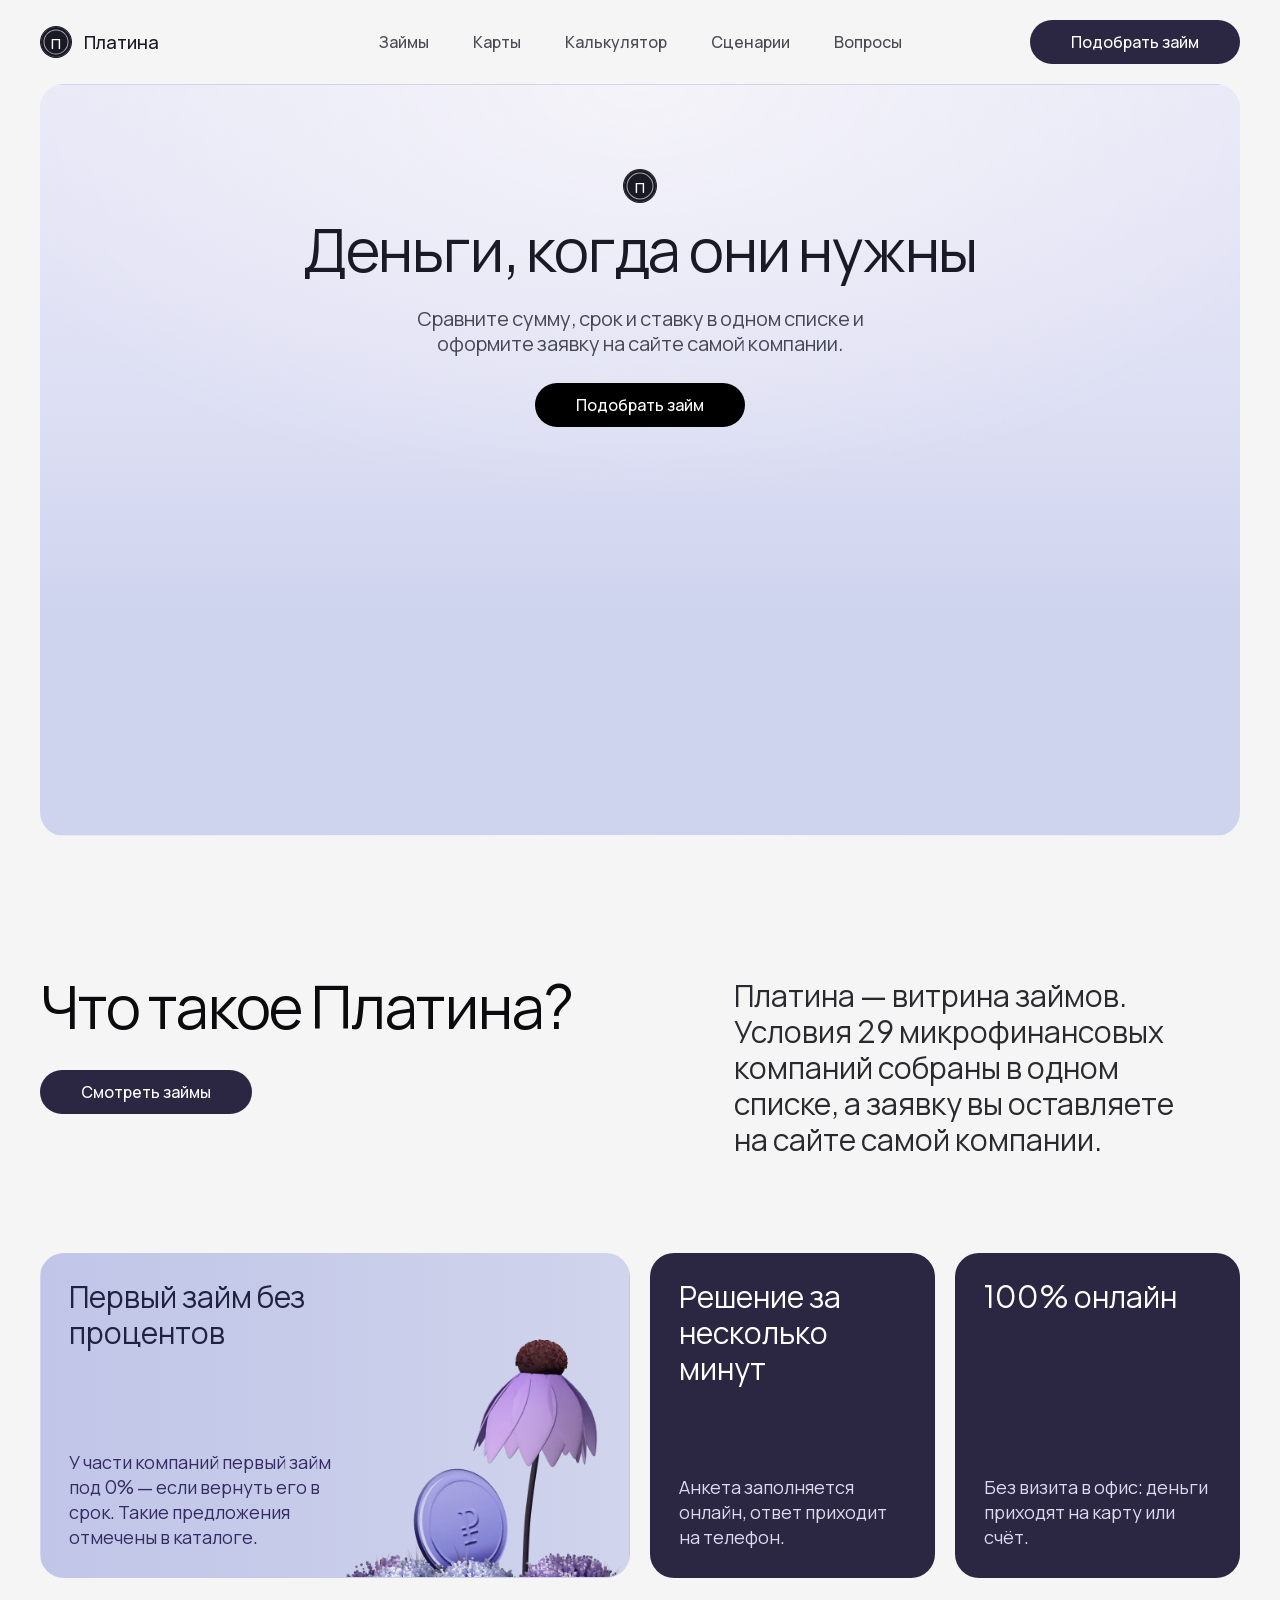
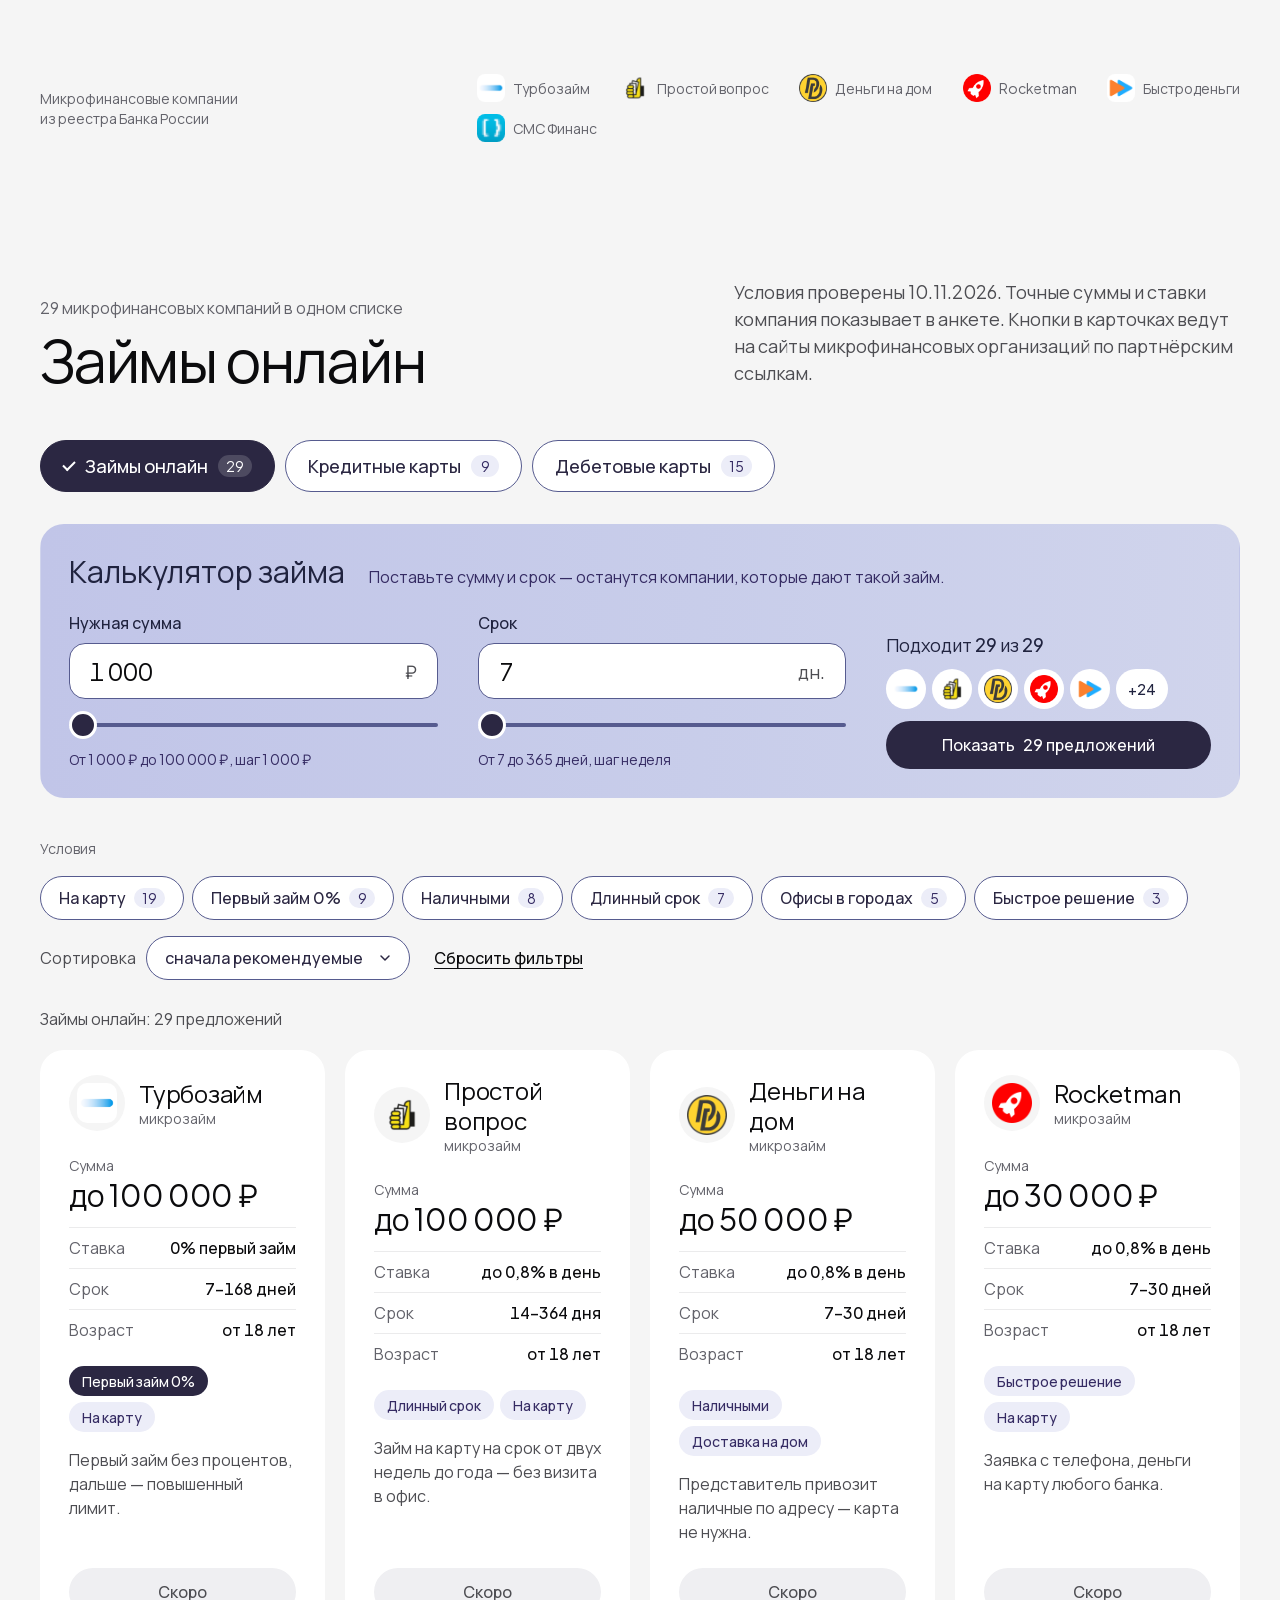
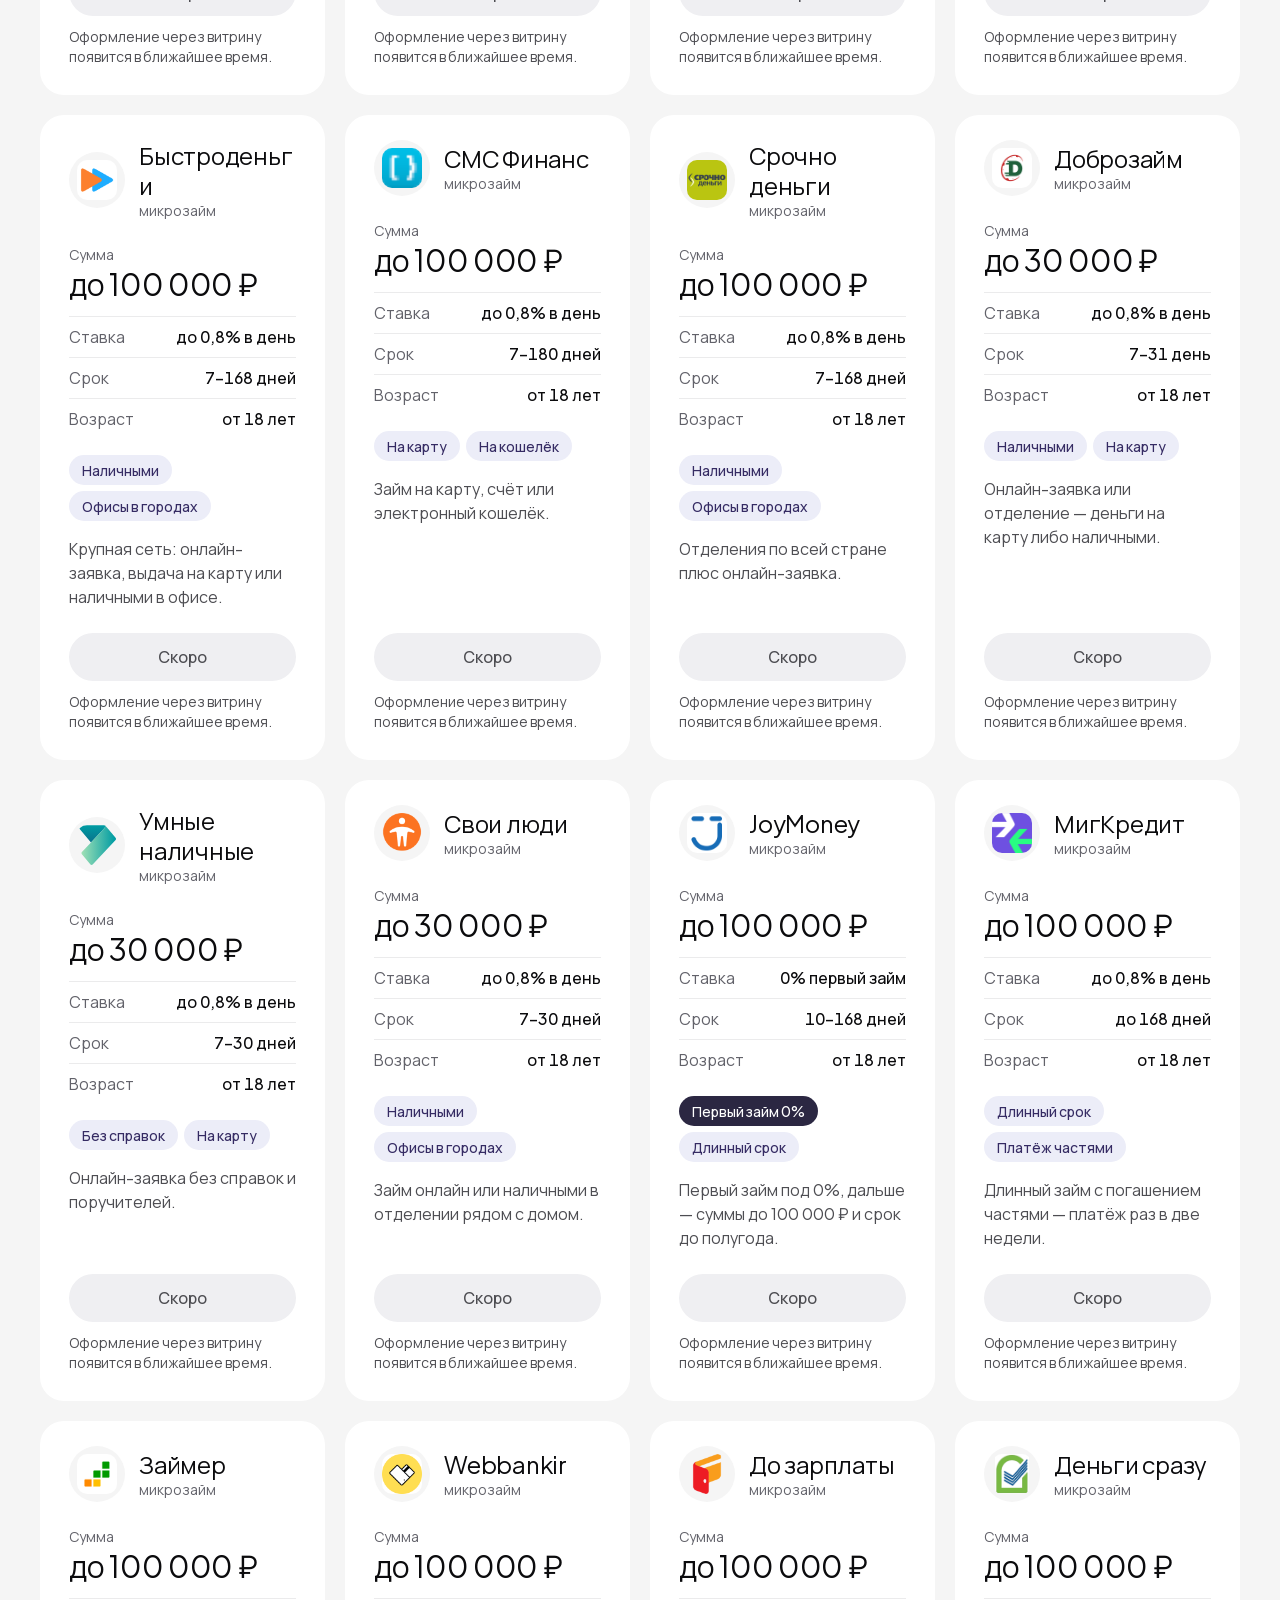
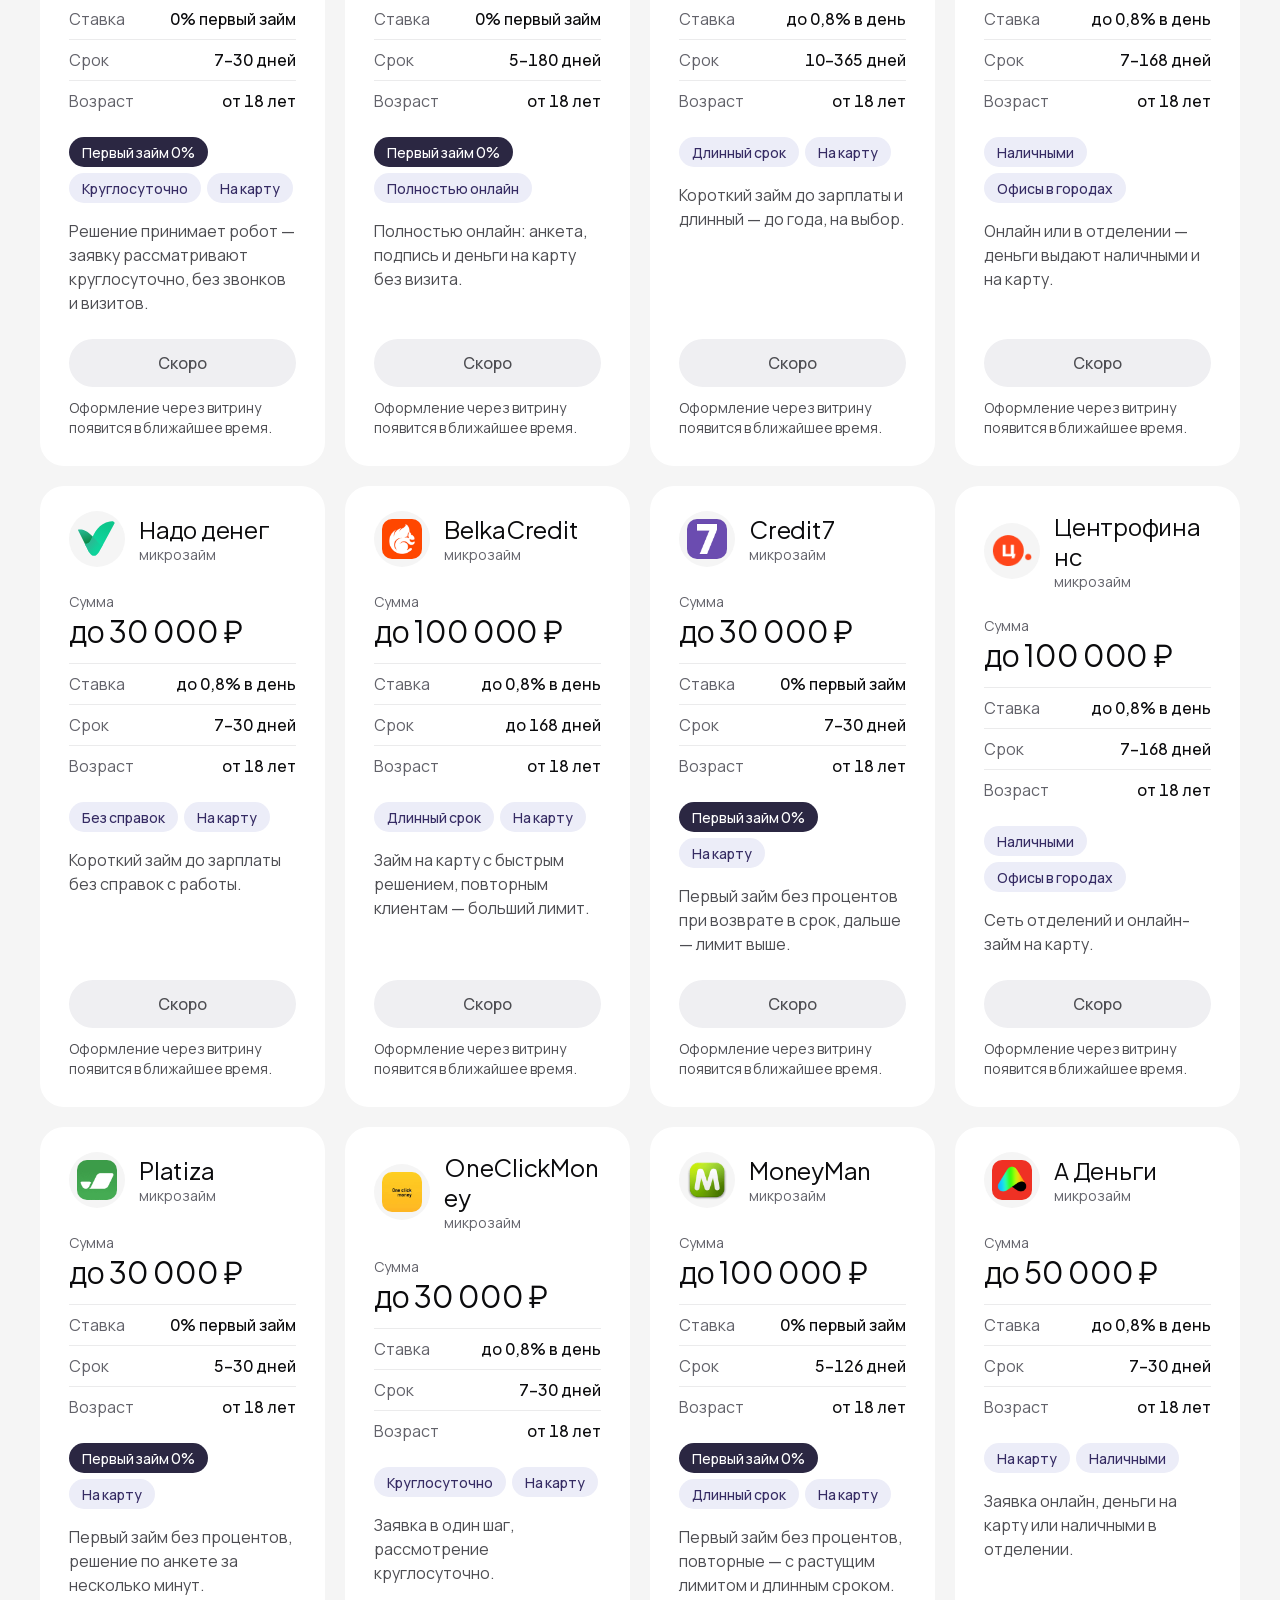
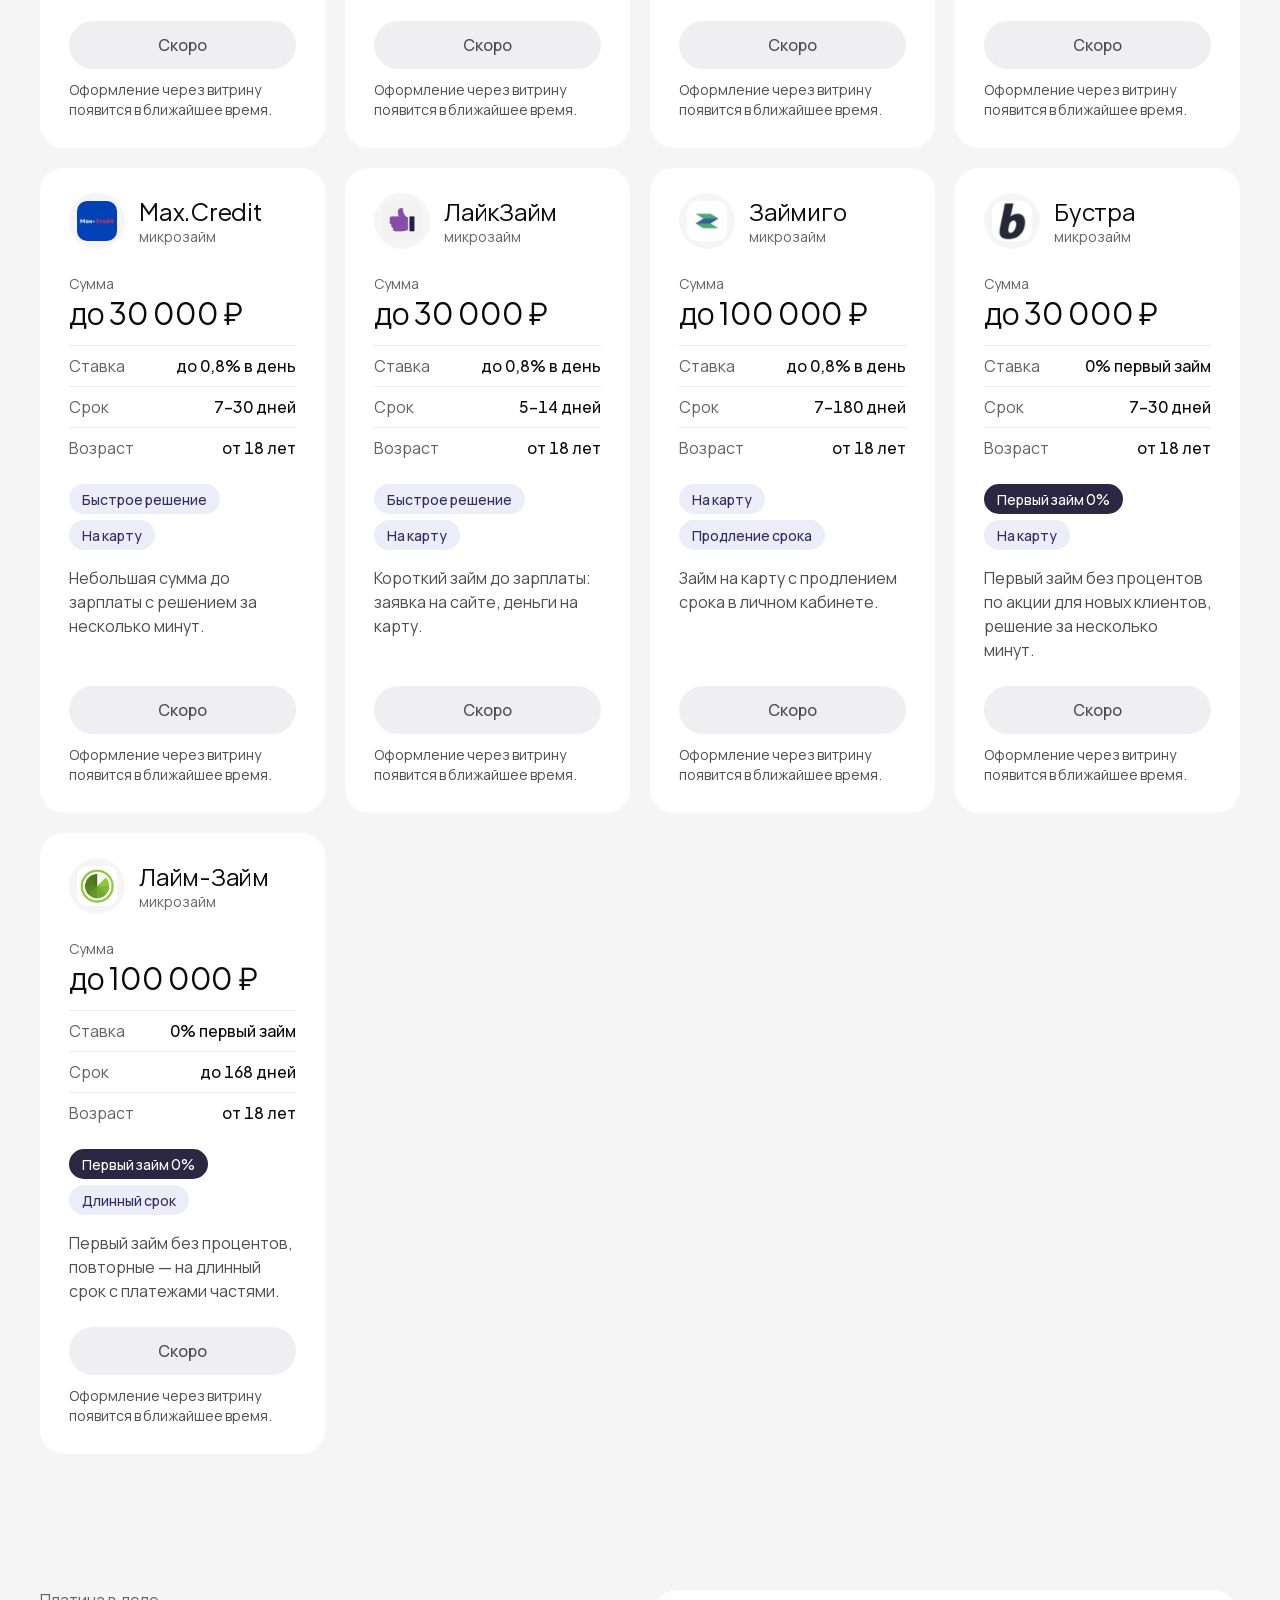
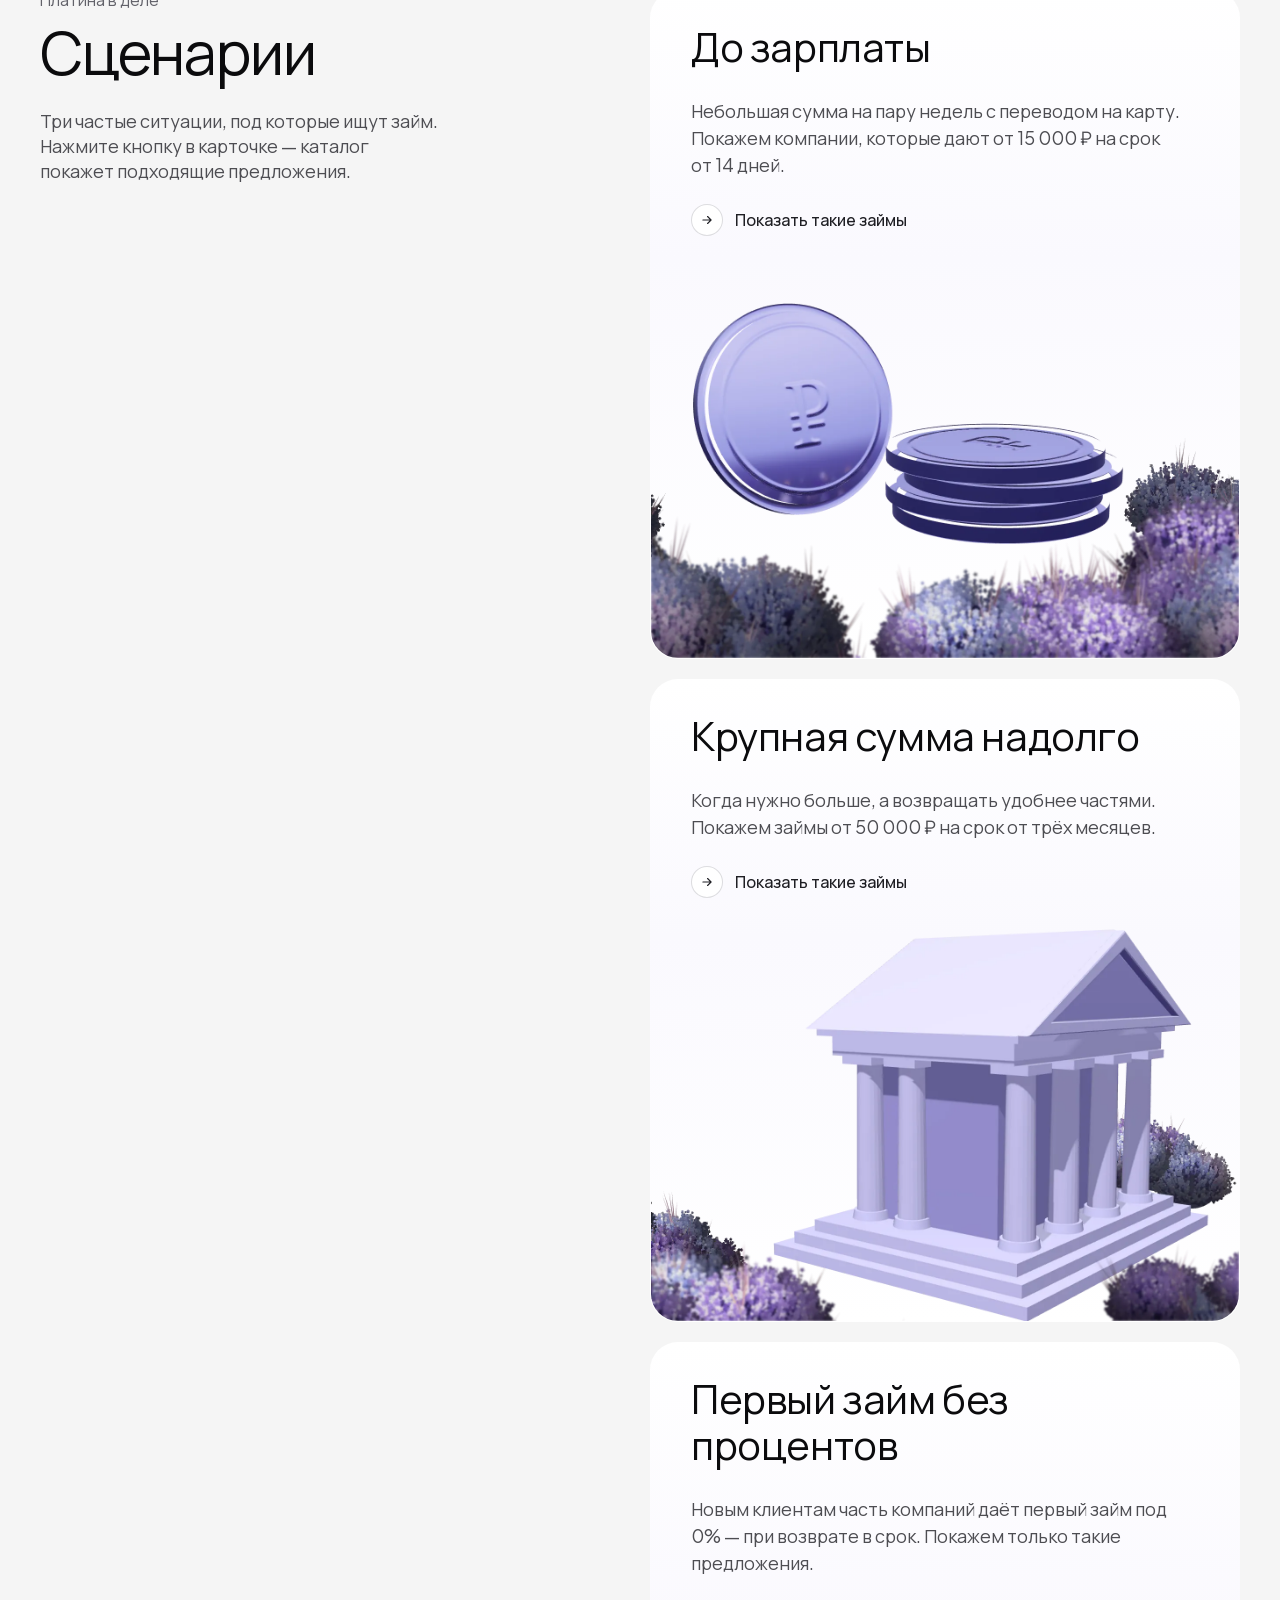
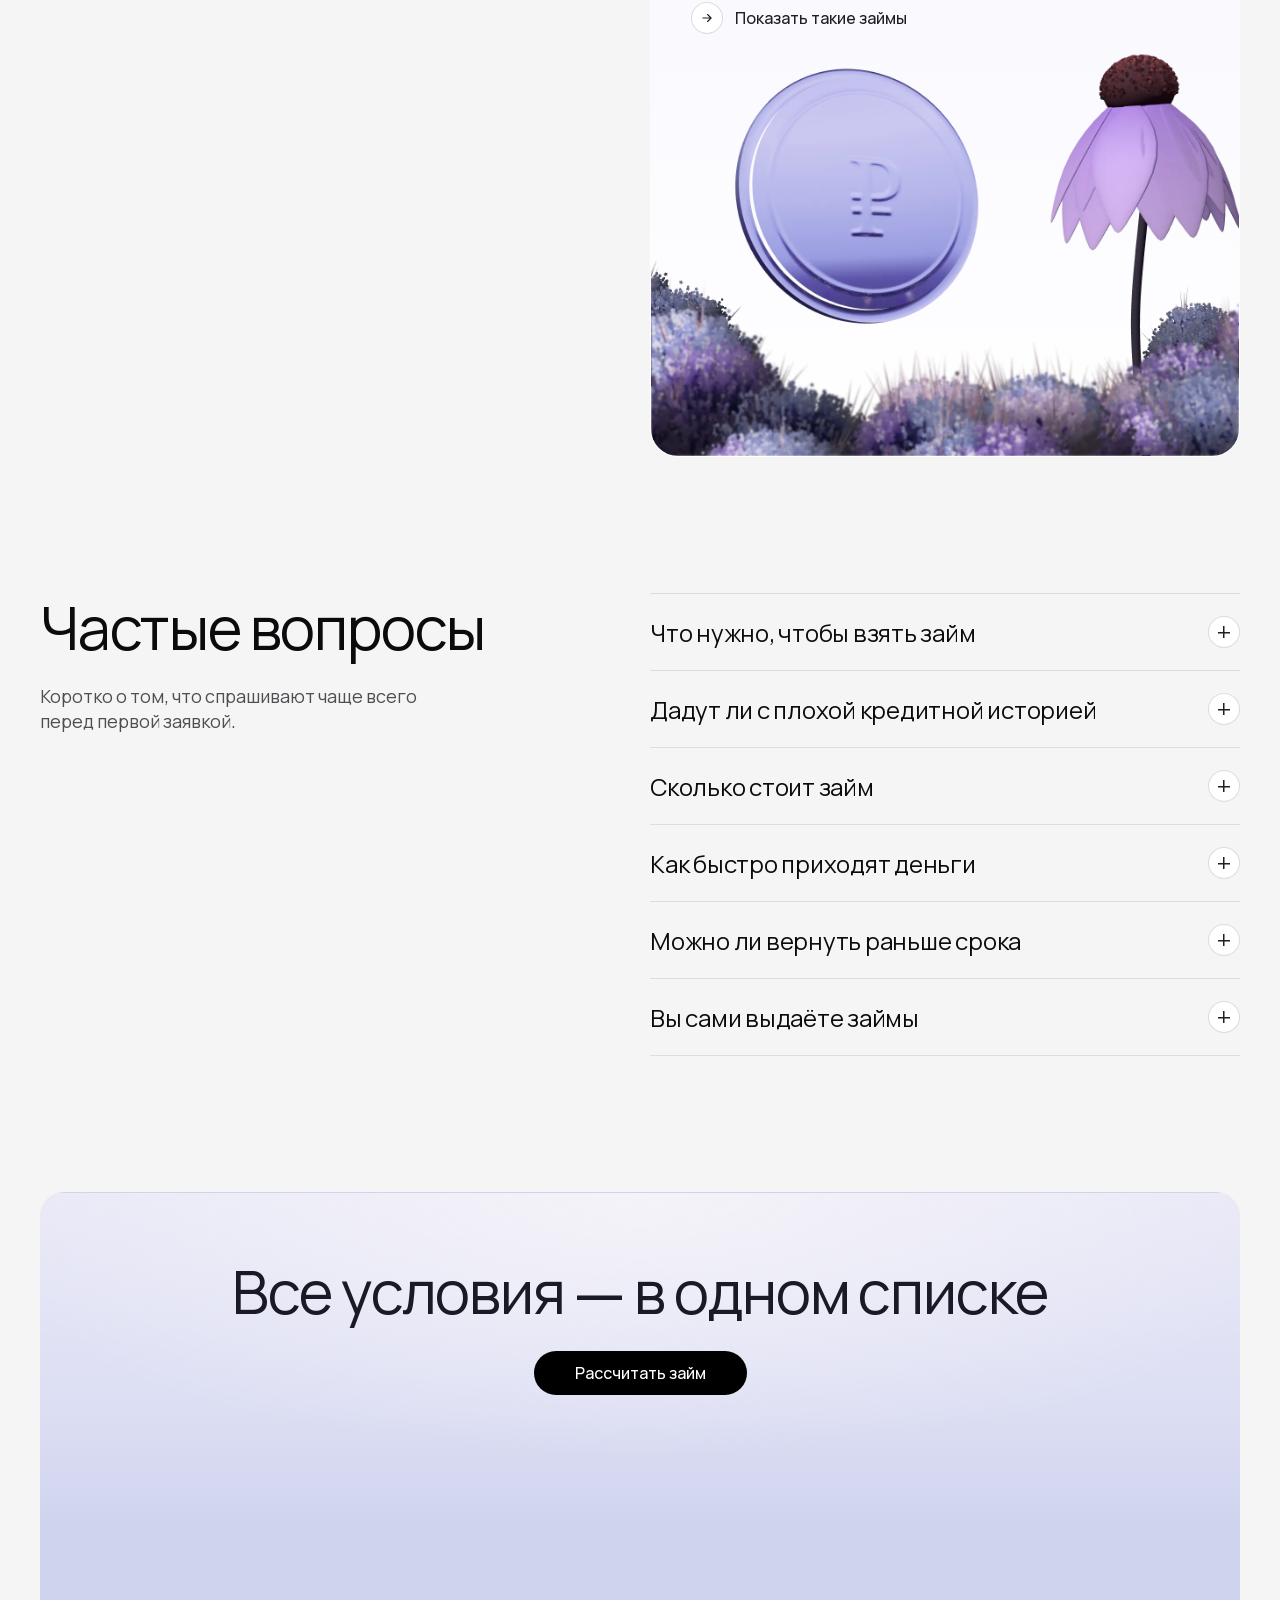
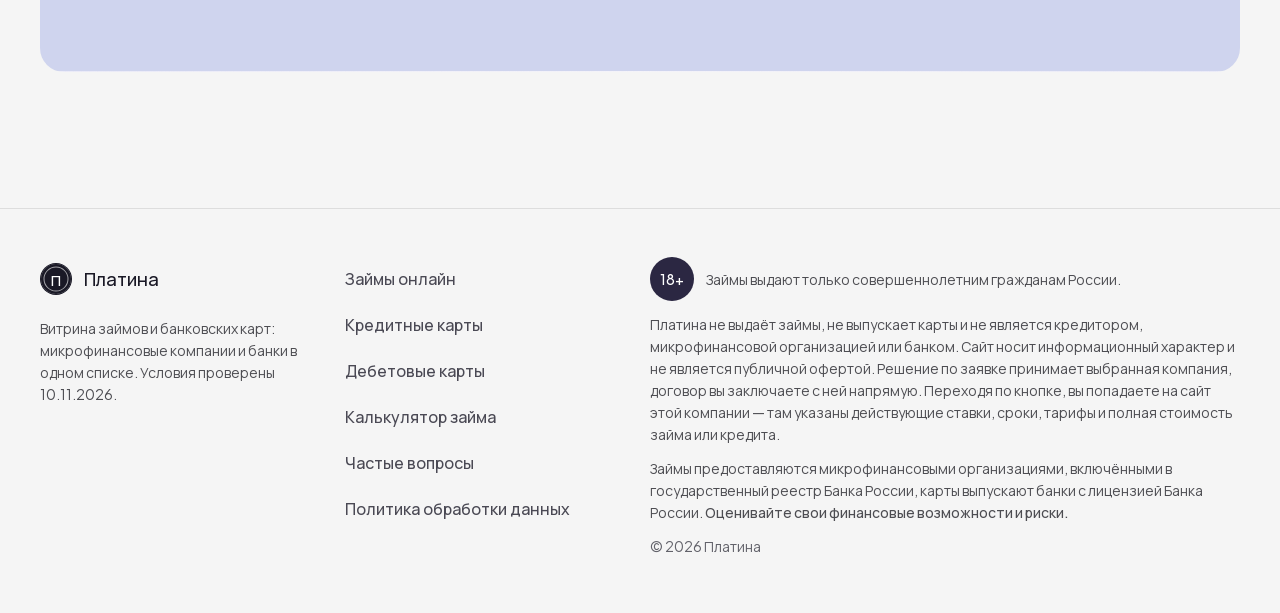
<file: index.html>
<!DOCTYPE html>
<html lang="ru">
<head>
<meta charset="utf-8">
<meta name="robots" content="noindex, nofollow">
<meta name="viewport" content="width=device-width, initial-scale=1">
<title>Платина — займы онлайн: 29 МФО и банковские карты в одном списке</title>
<meta name="description" content="Платина — витрина микрозаймов и банковских карт: 29 микрофинансовых компаний, кредитные и дебетовые карты банков в одном списке, суммы до 100 000 ₽, первый займ под 0% у части МФО. Сравните условия и отправьте заявку на сайте компании.">
<meta name="theme-color" content="#F5F5F5">
<meta name="color-scheme" content="light">
<link rel="icon" href="favicon.svg" type="image/svg+xml">
<link rel="preload" href="fonts/plus-jakarta-sans-latin.woff2" as="font" type="font/woff2" crossorigin>
<link rel="preload" href="fonts/manrope-400-cyrillic.woff2" as="font" type="font/woff2" crossorigin>
<link rel="stylesheet" href="fonts/fonts.css?v=20261117185948">
<link rel="stylesheet" href="css/style.css?v=20261117185948">
<meta property="og:type" content="website">
<meta property="og:title" content="Платина — займы на карту">
<meta property="og:description" content="29 микрофинансовых компаний, кредитные и дебетовые карты банков в одном списке: сравните условия и оформите заявку на сайте компании.">
<meta property="og:image" content="https://daviddavidso.github.io/platina/img/og.jpg">
<meta name="twitter:card" content="summary_large_image">
</head>
<body>

<a class="skip-link" href="#main">Перейти к содержимому</a>

<!-- Иконки интерфейса — Tabler Icons (MIT). -->
<svg width="0" height="0" class="sprite" aria-hidden="true" focusable="false">
  <symbol id="i-arrow" viewBox="0 0 24 24"><path d="M5 12h14M13 6l6 6-6 6"/></symbol>
  <symbol id="i-ext" viewBox="0 0 24 24"><path d="M17 7 7 17M8 7h9v9"/></symbol>
  <symbol id="i-menu" viewBox="0 0 24 24"><path d="M4 7h16M4 12h16M4 17h16"/></symbol>
</svg>

<header class="head">
  <div class="wrap head__in">
    <a class="brand" href="index.html" aria-label="Платина — на главную">
      <span class="coin" aria-hidden="true" data-brand-initial>П</span>
      <span class="brand__word" data-brand>Платина</span>
    </a>

    <nav class="nav" aria-label="Основное меню" data-open="false">
      <button class="nav__toggle" type="button" id="nav-toggle" aria-expanded="false" aria-controls="nav-list">
        <svg class="ico" aria-hidden="true" focusable="false"><use href="#i-menu"/></svg>Меню
      </button>
      <ul class="nav__list" id="nav-list">
        <li><a href="#catalog">Займы</a></li>
        <li><a href="#credit">Карты</a></li>
        <li><a href="#picker">Калькулятор</a></li>
        <li><a href="#cases">Сценарии</a></li>
        <li><a href="#faq">Вопросы</a></li>
        <li class="nav__cta"><a class="btn" href="#catalog">Подобрать займ</a></li>
      </ul>
    </nav>

    <a class="btn head__cta" href="#catalog">Подобрать займ</a>
  </div>
</header>

<main id="main" tabindex="-1">

  <!-- ═══ первый экран ═══
       Картинка — украшение: alt пустой, мышь проходит сквозь неё. Текст стоит
       в потоке над ней, блок растёт вместе с текстом и картинку не накрывает. -->
  <section class="hero" aria-labelledby="hero-title">
    <div class="wrap">
      <div class="hero__box">
        <div class="hero__text">
          <span class="coin" aria-hidden="true" data-brand-initial>П</span>
          <h1 id="hero-title">Деньги, когда они нужны</h1>
          <p class="hero__sub" data-lead>Сравните сумму, срок и ставку в одном списке и оформите заявку на сайте самой компании.</p>
          <a class="btn btn--black" href="#catalog">Подобрать займ</a>
        </div>
        <picture class="hero__art">
          <source media="(max-width: 767px)" srcset="img/hero-m.webp" width="1170" height="1125">
          <img src="img/hero-1360.webp" srcset="img/hero-1360.webp 1360w, img/hero.webp 2720w" sizes="(min-width: 1440px) 1360px, 100vw"
               alt="" width="1360" height="752" fetchpriority="high" decoding="async">
        </picture>
      </div>
    </div>
  </section>

  <!-- ═══ что это ═══ -->
  <section class="section about" aria-labelledby="about-title">
    <div class="wrap">
      <div class="sec-head" data-reveal>
        <div>
          <h2 id="about-title">Что такое <span data-brand>Платина</span>?</h2>
          <a class="btn" href="#catalog">Смотреть займы</a>
        </div>
        <p class="lead"><span data-brand>Платина</span> — витрина займов. Условия <span data-total>29</span> микрофинансовых компаний собраны в одном списке, а заявку вы оставляете на сайте самой компании.</p>
      </div>

      <ul class="bento" role="list">
        <li class="tile tile--lav" data-reveal>
          <h3>Первый займ без процентов</h3>
          <p>У части компаний первый займ под 0% — если вернуть его в срок. Такие предложения отмечены в каталоге.</p>
          <img class="tile__art" src="img/flower.webp" alt="" width="720" height="700" loading="lazy" decoding="async">
        </li>
        <li class="tile tile--navy" data-reveal>
          <h3>Решение за несколько минут</h3>
          <p>Анкета заполняется онлайн, ответ приходит на телефон.</p>
        </li>
        <li class="tile tile--navy" data-reveal>
          <h3>100% онлайн</h3>
          <p>Без визита в офис: деньги приходят на карту или счёт.</p>
        </li>
      </ul>
    </div>
  </section>

  <!-- ═══ компании ═══
       Список статичный и без ссылок: те же компании есть в каталоге ниже. -->
  <div class="partners" id="partners" hidden>
    <div class="wrap partners__in" data-reveal>
      <p class="partners__cap" id="partners-cap">Микрофинансовые компании из реестра Банка России</p>
      <ul class="partners__list" id="partners-list" role="list" aria-labelledby="partners-cap"></ul>
    </div>
  </div>

  <!-- ═══ каталог ═══ -->
  <section class="section catalog" id="catalog" tabindex="-1" aria-labelledby="catalog-title">
    <div class="wrap">
      <div class="sec-head sec-head--end" data-reveal>
        <div>
          <p class="eyebrow" data-tagline>29 микрофинансовых компаний в одном списке</p>
          <h2 id="catalog-title" tabindex="-1">Займы онлайн</h2>
        </div>
        <p class="sec-note">Условия проверены <span data-updated>10.11.2026</span>. <span id="catalog-note">Точные суммы и ставки компания показывает в анкете. Кнопки в карточках ведут на сайты микрофинансовых организаций по партнёрским ссылкам.</span></p>
      </div>

      <!-- Разделы каталога: займы, кредитные и дебетовые карты. Радиокнопки
           рисует js/app.js по CATEGORIES из data.js (раздел без карточек не
           показывается). Калькулятор и сортировка — только у займов. -->
      <fieldset class="cattabs" id="cat-tabs" hidden>
        <legend class="vh">Раздел каталога</legend>
      </fieldset>

      <!-- Калькулятор: ползунки и парные поля, число подходящих компаний. -->
      <form class="picker" id="picker" tabindex="-1" novalidate aria-labelledby="picker-title" data-reveal>
        <div class="picker__head">
          <h3 class="picker__title" id="picker-title">Калькулятор займа</h3>
          <p class="picker__note">Поставьте сумму и срок — останутся компании, которые дают такой займ.</p>
        </div>

        <div class="picker__grid">
          <div class="range" role="group" aria-labelledby="sum-label">
            <span class="range__label" id="sum-label">Нужная сумма</span>
            <span class="range__box">
              <label class="vh" for="f-sum-num">Сумма в рублях</label>
              <input class="range__num" type="text" id="f-sum-num" inputmode="numeric"
                     autocomplete="off" value="1 000" aria-describedby="sum-hint">
              <span class="range__cur" aria-hidden="true">₽</span>
            </span>
            <input class="range__input" type="range" id="f-sum" name="sum"
                   min="1000" max="100000" step="1000" value="1000"
                   aria-label="Сумма — ползунок" aria-describedby="sum-hint">
            <p class="range__ends" id="sum-hint">От 1 000 ₽ до 100 000 ₽, шаг 1 000 ₽</p>
          </div>

          <div class="range" role="group" aria-labelledby="term-label">
            <span class="range__label" id="term-label">Срок</span>
            <span class="range__box">
              <label class="vh" for="f-term-num">Срок в днях</label>
              <input class="range__num" type="text" id="f-term-num" inputmode="numeric"
                     autocomplete="off" value="7" aria-describedby="term-hint">
              <span class="range__cur" aria-hidden="true">дн.</span>
            </span>
            <input class="range__input" type="range" id="f-term" name="term"
                   min="7" max="365" step="7" value="7"
                   aria-label="Срок — ползунок" aria-describedby="term-hint">
            <p class="range__ends" id="term-hint">От 7 до 365 дней, шаг неделя</p>
          </div>

          <div class="picker__out">
            <p class="picker__result">Подходит <b id="pick-count">29</b> из <b data-total>29</b></p>
            <ul class="picker__logos" id="pick-logos" role="list" aria-hidden="true"></ul>
            <button class="btn picker__go" type="button" id="pick-go">
              Показать <span data-pick-n>29 предложений</span>
            </button>
          </div>
        </div>
      </form>

      <div class="filters">
        <fieldset class="filters__chips" id="f-chips">
          <legend>Условия</legend>
        </fieldset>
        <div class="filters__tools">
          <span class="filters__sort">
            <label for="f-sort">Сортировка</label>
            <select id="f-sort" name="sort">
              <option value="order">сначала рекомендуемые</option>
              <option value="sum">по сумме</option>
              <option value="term">по сроку</option>
              <option value="zero">сначала 0%</option>
              <option value="name">по названию</option>
            </select>
          </span>
          <button class="linkbtn" type="button" id="f-reset">Сбросить фильтры</button>
        </div>
      </div>

      <p class="catalog__count" id="catalog-count" role="status" aria-atomic="true">29 предложений</p>

      <ul class="cards" id="cards" role="list"></ul>

      <div class="empty" id="catalog-empty" hidden>
        <p id="catalog-empty-text">Под такие условия ничего не нашлось. Уменьшите сумму или срок — либо сбросьте фильтры.</p>
        <button class="btn" type="button" data-reset>Сбросить фильтры</button>
      </div>
    </div>
  </section>

  <!-- ═══ сценарии ═══
       Кнопка в карточке ставит калькулятор и фильтры каталога, прокручивает
       к нему и переносит фокус на заголовок; итог объявляется строкой статуса. -->
  <section class="section cases" id="cases" tabindex="-1" aria-labelledby="cases-title">
    <div class="wrap cases__in">
      <div class="cases__aside" data-reveal>
        <p class="eyebrow"><span data-brand>Платина</span> в деле</p>
        <h2 id="cases-title">Сценарии</h2>
        <p class="text">Три частые ситуации, под которые ищут займ. Нажмите кнопку в карточке — каталог покажет подходящие предложения.</p>
      </div>

      <ul class="cases__list" role="list">
        <li class="case" data-reveal>
          <div class="case__body">
            <h3>До зарплаты</h3>
            <p>Небольшая сумма на пару недель с переводом на карту. Покажем компании, которые дают от 15 000 ₽ на срок от 14 дней.</p>
            <button class="more" type="button" data-case="payday"><span class="more__ico" aria-hidden="true"><svg class="ico" focusable="false"><use href="#i-arrow"/></svg></span><span>Показать такие займы<span class="vh">: до зарплаты</span></span></button>
          </div>
          <img class="case__art" src="img/stack.webp" alt="" width="1340" height="940" loading="lazy" decoding="async">
        </li>
        <li class="case" data-reveal>
          <div class="case__body">
            <h3>Крупная сумма надолго</h3>
            <p>Когда нужно больше, а возвращать удобнее частями. Покажем займы от 50 000 ₽ на срок от трёх месяцев.</p>
            <button class="more" type="button" data-case="big"><span class="more__ico" aria-hidden="true"><svg class="ico" focusable="false"><use href="#i-arrow"/></svg></span><span>Показать такие займы<span class="vh">: крупная сумма надолго</span></span></button>
          </div>
          <img class="case__art" src="img/bank.webp" alt="" width="1340" height="940" loading="lazy" decoding="async">
        </li>
        <li class="case" data-reveal>
          <div class="case__body">
            <h3>Первый займ без процентов</h3>
            <p>Новым клиентам часть компаний даёт первый займ под 0% — при возврате в срок. Покажем только такие предложения.</p>
            <button class="more" type="button" data-case="zero"><span class="more__ico" aria-hidden="true"><svg class="ico" focusable="false"><use href="#i-arrow"/></svg></span><span>Показать такие займы<span class="vh">: первый займ без процентов</span></span></button>
          </div>
          <img class="case__art" src="img/zero.webp" alt="" width="1340" height="940" loading="lazy" decoding="async">
        </li>
      </ul>
    </div>
  </section>

  <!-- ═══ вопросы ═══ -->
  <section class="section faq" id="faq" tabindex="-1" aria-labelledby="faq-title">
    <div class="wrap faq__in">
      <div class="faq__aside" data-reveal>
        <h2 id="faq-title">Частые вопросы</h2>
        <p class="text">Коротко о том, что спрашивают чаще всего перед первой заявкой.</p>
      </div>

      <ul class="faq__list" role="list" data-reveal>
        <li class="faq__item">
          <h3><button class="faq__q" type="button" id="q1" aria-expanded="false" aria-controls="a1">Что нужно, чтобы взять займ</button></h3>
          <div class="faq__a" id="a1" role="region" aria-labelledby="q1" hidden>
            <p>Паспорт гражданина РФ, возраст от 18 лет, номер телефона и карта или счёт
               для перевода. Справка о доходах в большинстве компаний не нужна.</p>
          </div>
        </li>
        <li class="faq__item">
          <h3><button class="faq__q" type="button" id="q2" aria-expanded="false" aria-controls="a2">Дадут ли с плохой кредитной историей</button></h3>
          <div class="faq__a" id="a2" role="region" aria-labelledby="q2" hidden>
            <p>Часть компаний смотрит на историю мягче банков и оценивает заявку автоматически.
               Гарантий не даёт никто: решение принимает сама микрофинансовая организация.</p>
          </div>
        </li>
        <li class="faq__item">
          <h3><button class="faq__q" type="button" id="q3" aria-expanded="false" aria-controls="a3">Сколько стоит займ</button></h3>
          <div class="faq__a" id="a3" role="region" aria-labelledby="q3" hidden>
            <p>По закону ставка не может превышать 0,8% в день, а переплата ограничена.
               Точную сумму возврата компания показывает в договоре до подписания —
               прочитайте её перед тем, как соглашаться.</p>
          </div>
        </li>
        <li class="faq__item">
          <h3><button class="faq__q" type="button" id="q4" aria-expanded="false" aria-controls="a4">Как быстро приходят деньги</button></h3>
          <div class="faq__a" id="a4" role="region" aria-labelledby="q4" hidden>
            <p>Решение по анкете обычно занимает несколько минут. Перевод на карту приходит
               вскоре после одобрения, на счёт или кошелёк — чуть дольше.</p>
          </div>
        </li>
        <li class="faq__item">
          <h3><button class="faq__q" type="button" id="q5" aria-expanded="false" aria-controls="a5">Можно ли вернуть раньше срока</button></h3>
          <div class="faq__a" id="a5" role="region" aria-labelledby="q5" hidden>
            <p>Да. Досрочное погашение разрешено законом, штрафа за него нет:
               проценты начисляются только за те дни, что вы пользовались деньгами.</p>
          </div>
        </li>
        <li class="faq__item">
          <h3><button class="faq__q" type="button" id="q6" aria-expanded="false" aria-controls="a6">Вы сами выдаёте займы</button></h3>
          <div class="faq__a" id="a6" role="region" aria-labelledby="q6" hidden>
            <p>Нет. <span data-brand>Платина</span> — информационный сервис: мы собираем условия в одном месте,
               а договор вы заключаете напрямую с выбранной компанией на её сайте.</p>
          </div>
        </li>
      </ul>
    </div>
  </section>

  <!-- ═══ финальный призыв ═══ -->
  <section class="section cta" aria-labelledby="cta-title">
    <div class="wrap">
      <div class="cta__box" data-reveal>
        <div class="cta__text">
          <h2 id="cta-title">Все условия — в одном списке</h2>
          <a class="btn btn--black" href="#picker">Рассчитать займ</a>
        </div>
        <picture class="cta__art">
          <source media="(max-width: 767px)" srcset="img/hero-m.webp" width="1170" height="1125">
          <img src="img/hero-1360.webp" alt="" width="1360" height="752" loading="lazy" decoding="async">
        </picture>
      </div>
    </div>
  </section>

</main>

<footer class="foot">
  <div class="wrap foot__in">
    <div class="foot__brand">
      <a class="brand" href="index.html" aria-label="Платина — на главную">
        <span class="coin" aria-hidden="true" data-brand-initial>П</span>
        <span class="brand__word" data-brand>Платина</span>
      </a>
      <p>Витрина займов и банковских карт: микрофинансовые компании и банки в одном списке. Условия проверены <span data-updated>10.11.2026</span>.</p>
      <!-- Владелец и контакты: js/app.js рисует блок из SITE.owner / telegram / vk / whatsapp / email (правятся в панели). -->
      <div class="foot__owner" id="owner" hidden></div>
    </div>

    <nav class="foot__nav" aria-label="Ссылки в подвале">
      <ul role="list">
        <li><a href="#catalog">Займы онлайн</a></li>
        <li><a href="#credit">Кредитные карты</a></li>
        <li><a href="#debit">Дебетовые карты</a></li>
        <li><a href="#picker">Калькулятор займа</a></li>
        <li><a href="#faq">Частые вопросы</a></li>
        <li><a href="privacy.html">Политика обработки данных</a></li>
      </ul>
    </nav>

    <div class="foot__legal">
      <h2 class="vh">Правовая информация</h2>
      <p class="foot__age"><span class="foot__age-mark">18+</span> Займы выдают только совершеннолетним гражданам России.</p>
      <p><span data-brand>Платина</span> не выдаёт займы, не выпускает карты и не является кредитором, микрофинансовой
         организацией или банком. Сайт носит информационный характер и не является
         публичной офертой. Решение по заявке принимает выбранная компания, договор
         вы заключаете с ней напрямую. Переходя по кнопке, вы попадаете на сайт этой
         компании — там указаны действующие ставки, сроки, тарифы и полная стоимость займа или кредита.</p>
      <p>Займы предоставляются микрофинансовыми организациями, включёнными в
         государственный реестр Банка России, карты выпускают банки с лицензией Банка России. <b>Оценивайте свои финансовые возможности и риски.</b></p>
      <p class="foot__copy">© <span id="year">2026</span> <span data-brand>Платина</span></p>
    </div>
  </div>
</footer>

<script>if(typeof OFFERS==="undefined"){document.write('<script src="data.js?t='+Date.now()+'"><\/script>');}</script>
<script src="js/app.js?v=20261117185948"></script>
</body>
</html>
</file>
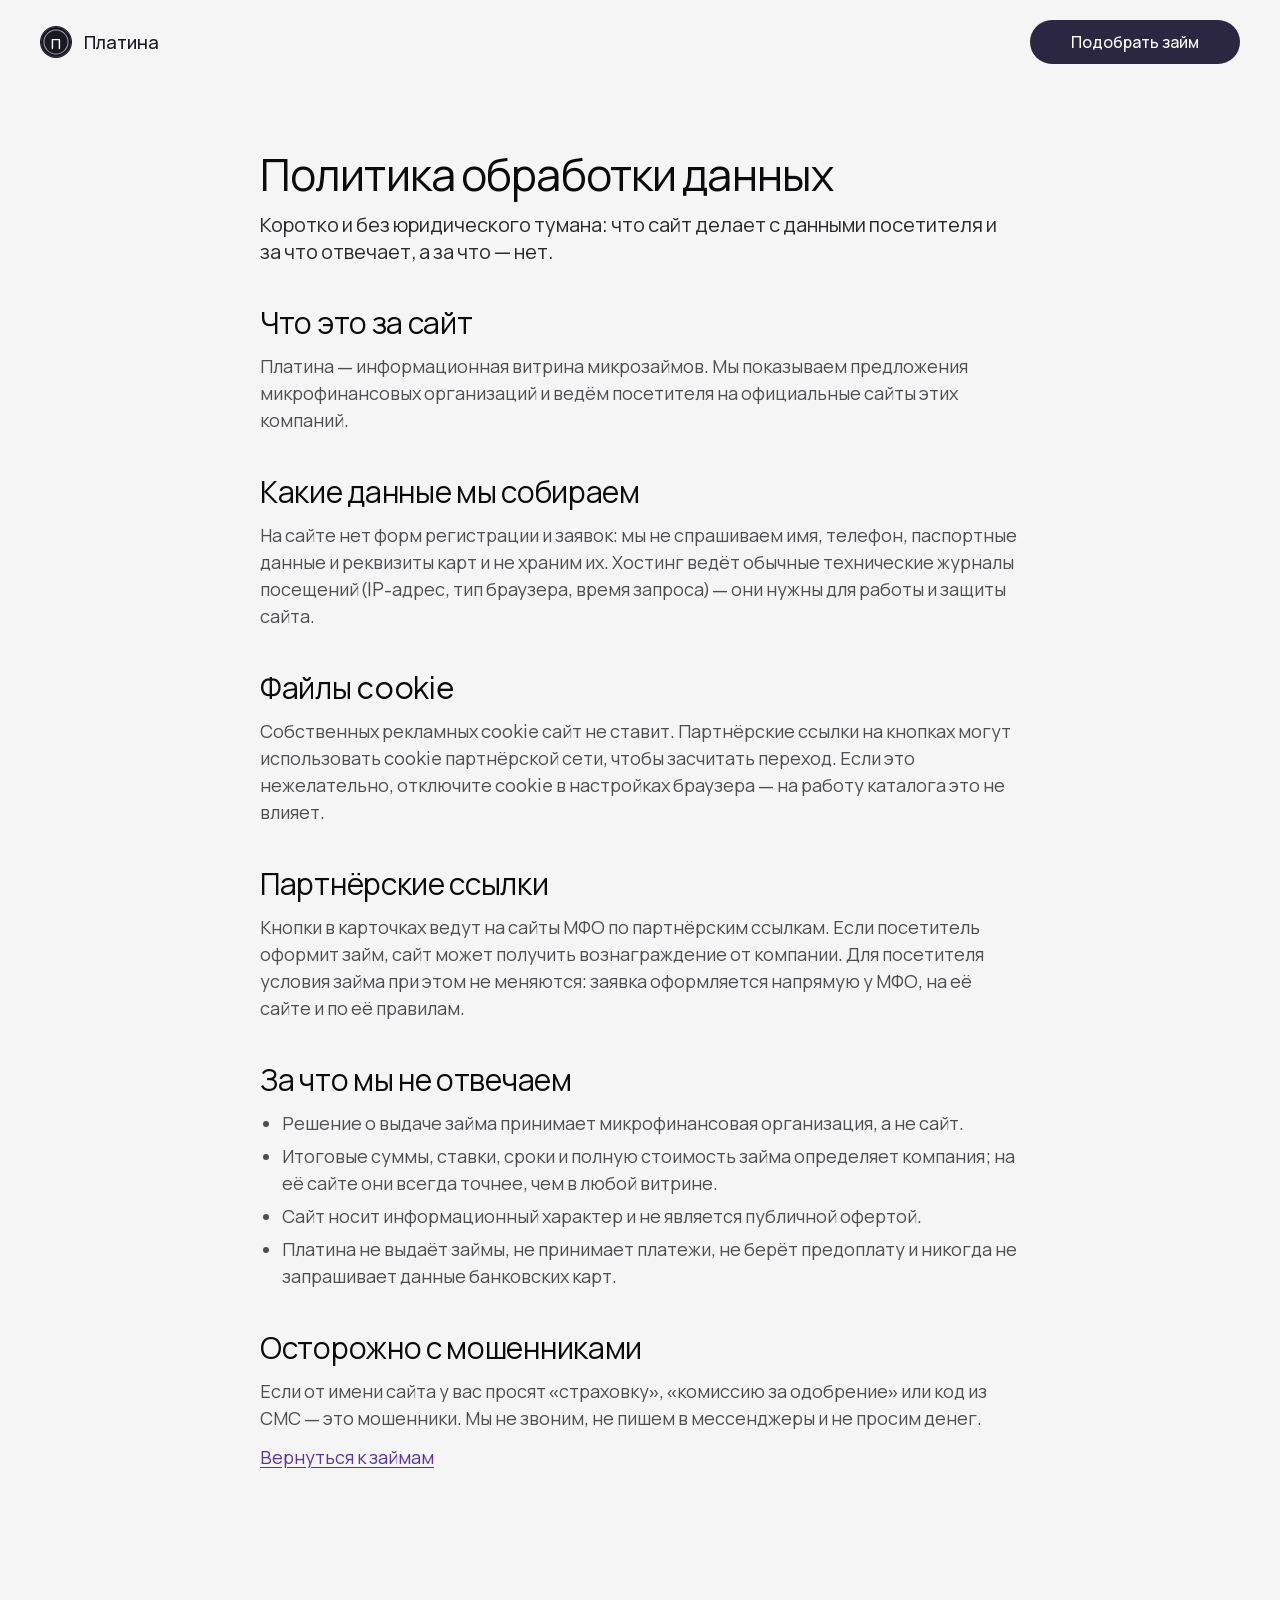
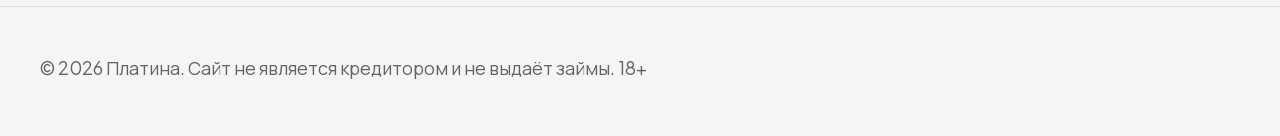
<file: privacy.html>
<!DOCTYPE html>
<html lang="ru">
<head>
<meta charset="utf-8">
<meta name="robots" content="noindex, nofollow">
<meta name="viewport" content="width=device-width, initial-scale=1">
<title>Политика обработки данных — Платина</title>
<meta name="description" content="Как сайт Платина работает с данными посетителей: файлы cookie, партнёрские ссылки, отказ от ответственности.">
<meta name="theme-color" content="#F5F5F5">
<meta name="color-scheme" content="light">
<link rel="icon" href="favicon.svg" type="image/svg+xml">
<link rel="stylesheet" href="fonts/fonts.css?v=20261117185948">
<link rel="stylesheet" href="css/style.css?v=20261117185948">
</head>
<body>

<a class="skip-link" href="#main">Перейти к содержимому</a>

<header class="head">
  <div class="wrap head__in head__in--doc">
    <a class="brand" href="index.html" aria-label="Платина — на главную">
      <span class="coin" aria-hidden="true">П</span>
      <span class="brand__word">Платина</span>
    </a>
    <a class="btn" href="index.html#catalog">Подобрать займ</a>
  </div>
</header>

<main id="main" tabindex="-1" class="doc">
  <div class="wrap doc__in">
    <h1>Политика обработки данных</h1>
    <p class="doc__lead">Коротко и без юридического тумана: что сайт делает с данными
       посетителя и за что отвечает, а за что — нет.</p>

    <h2>Что это за сайт</h2>
    <p>Платина — информационная витрина микрозаймов. Мы показываем предложения
       микрофинансовых организаций и ведём посетителя на официальные сайты этих компаний.</p>

    <h2>Какие данные мы собираем</h2>
    <p>На сайте нет форм регистрации и заявок: мы не спрашиваем имя, телефон,
       паспортные данные и реквизиты карт и не храним их. Хостинг ведёт обычные
       технические журналы посещений (IP-адрес, тип браузера, время запроса) —
       они нужны для работы и защиты сайта.</p>

    <h2>Файлы cookie</h2>
    <p>Собственных рекламных cookie сайт не ставит. Партнёрские ссылки на кнопках
       могут использовать cookie партнёрской сети, чтобы засчитать переход. Если это
       нежелательно, отключите cookie в настройках браузера — на работу каталога
       это не влияет.</p>

    <h2>Партнёрские ссылки</h2>
    <p>Кнопки в карточках ведут на сайты МФО по партнёрским ссылкам. Если посетитель
       оформит займ, сайт может получить вознаграждение от компании. Для посетителя
       условия займа при этом не меняются: заявка оформляется напрямую у МФО,
       на её сайте и по её правилам.</p>

    <h2>За что мы не отвечаем</h2>
    <ul>
      <li>Решение о выдаче займа принимает микрофинансовая организация, а не сайт.</li>
      <li>Итоговые суммы, ставки, сроки и полную стоимость займа определяет компания;
          на её сайте они всегда точнее, чем в любой витрине.</li>
      <li>Сайт носит информационный характер и не является публичной офертой.</li>
      <li>Платина не выдаёт займы, не принимает платежи, не берёт
          предоплату и никогда не запрашивает данные банковских карт.</li>
    </ul>

    <h2>Осторожно с мошенниками</h2>
    <p>Если от имени сайта у вас просят «страховку», «комиссию за одобрение» или
       код из СМС — это мошенники. Мы не звоним, не пишем в мессенджеры и не
       просим денег.</p>

    <p class="doc__back"><a href="index.html">Вернуться к займам</a></p>
  </div>
</main>

<footer class="foot">
  <div class="wrap">
    <p class="foot__copy">© 2026 Платина. Сайт не является кредитором и не выдаёт займы. 18+</p>
  </div>
</footer>
</body>
</html>
</file>
<file: fonts/fonts.css>
/* Шрифты «Платины», лежат на своём хостинге.
   Plus Jakarta Sans (латиница и цифры, вариативный 200–800) — шрифт референса;
   русских букв в нём нет, поэтому кириллицу рисует Manrope. */

@font-face { font-family: "Plus Jakarta Sans"; font-style: normal; font-weight: 200 800; font-display: swap;
  src: url("plus-jakarta-sans-latin.woff2") format("woff2");
  unicode-range: U+0000-00FF, U+0131, U+0152-0153, U+02BB-02BC, U+02C6, U+02DA, U+02DC, U+0304, U+0308, U+0329, U+2000-206F, U+20AC, U+2122, U+2191, U+2193, U+2212, U+2215, U+FEFF, U+FFFD; }
@font-face { font-family: "Plus Jakarta Sans"; font-style: normal; font-weight: 200 800; font-display: swap;
  src: url("plus-jakarta-sans-latin-ext.woff2") format("woff2");
  unicode-range: U+0100-02BA, U+02BD-02C5, U+02C7-02CC, U+02CE-02D7, U+02DD-02FF, U+1D00-1DBF, U+1E00-1E9F, U+1EF2-1EFF, U+2020, U+20A0-20AB, U+20AD-20C4, U+2113, U+2C60-2C7F, U+A720-A7FF; }

@font-face { font-family: "Manrope"; font-style: normal; font-weight: 400; font-display: swap;
  src: url("manrope-400-cyrillic.woff2") format("woff2");
  unicode-range: U+0301, U+0400-045F, U+0490-0491, U+04B0-04B1, U+2116; }
@font-face { font-family: "Manrope"; font-style: normal; font-weight: 400; font-display: swap;
  src: url("manrope-400-latin.woff2") format("woff2");
  unicode-range: U+0000-00FF, U+0131, U+0152-0153, U+02BB-02BC, U+02C6, U+02DA, U+02DC, U+0304, U+0308, U+0329, U+2000-206F, U+20AC, U+2122, U+2191, U+2193, U+2212, U+2215, U+FEFF, U+FFFD; }
@font-face { font-family: "Manrope"; font-style: normal; font-weight: 500; font-display: swap;
  src: url("manrope-500-cyrillic.woff2") format("woff2");
  unicode-range: U+0301, U+0400-045F, U+0490-0491, U+04B0-04B1, U+2116; }
@font-face { font-family: "Manrope"; font-style: normal; font-weight: 500; font-display: swap;
  src: url("manrope-500-latin.woff2") format("woff2");
  unicode-range: U+0000-00FF, U+0131, U+0152-0153, U+02BB-02BC, U+02C6, U+02DA, U+02DC, U+0304, U+0308, U+0329, U+2000-206F, U+20AC, U+2122, U+2191, U+2193, U+2212, U+2215, U+FEFF, U+FFFD; }
</file>
<file: css/style.css>
/* ═══════════════════════════════════════════════════════════════════════
   «ПЛАТИНА» — витрина займов. Стиль снят с референса клиента
   (макет BloomFi, «лавандовый 3D-финтех»): см. ~/platina-style-prompt.md.
   Макет 1440 px, контент 1360 px, сетка 4 × 325 px с зазором 20 px.
   Теней и обводок у блоков нет; прозрачные рамки нужны только режиму
   высокой контрастности Windows — там они становятся видимыми.
   ═══════════════════════════════════════════════════════════════════════ */

:root {
  --bg: #F5F5F5;
  --surface: #FFFFFF;
  --navy: #2B2742;
  --navy-hover: #3A3557;
  --black: #000000;

  --ink-hero: #1A1926;
  --ink: #0B0B0D;
  --ink-lead: #2A2A2E;
  --ink-body: #4D4D52;
  --ink-hero-sub: #454755;
  --ink-nav: #4A4954;
  --ink-muted: #62626A;        /* подписи: 5,5:1 на фоне страницы, 6:1 на белом */
  --on-lav-title: #20233F;
  --on-lav-body: #352B63;
  --on-navy-body: #DDDAF0;

  --border: #565B8F;           /* рамки полей и плашек: ≥3:1 к белому, фону и лаванде */
  --line: rgba(11, 11, 13, .10);
  --ring: #5B339F;

  --lav: linear-gradient(90deg, #C1C5E8 0%, #C8CDEA 55%, #D0D4EC 100%);
  --sky: radial-gradient(60% 55% at 50% 0%, #F4F3F9 0%, rgba(244, 243, 249, 0) 100%),
         linear-gradient(180deg, #E8E8F7 0%, #DCDEF3 45%, #CFD4EE 70%);

  --pad: 40px;
  --gap: 20px;
  --r: 24px;
  --sec: 136px;
  --font: "Plus Jakarta Sans", "Manrope", system-ui, -apple-system, "Segoe UI", Roboto, sans-serif;
}

*, *::before, *::after { box-sizing: border-box; }
html { -webkit-text-size-adjust: 100%; scroll-behavior: smooth; }
body {
  margin: 0; background: var(--bg); color: var(--ink-body);
  font: 400 18px/25px var(--font); font-synthesis: none;
  overflow-wrap: break-word; -webkit-font-smoothing: antialiased;
}
[hidden] { display: none !important; }
img, svg { display: block; }
img { max-width: 100%; height: auto; }
h1, h2, h3, p, ul, ol, dl, dd, fieldset { margin: 0; }
ul[role="list"] { list-style: none; padding: 0; }
b, strong { font-weight: 500; }
a { color: inherit; }
button, input, select { font-family: inherit; }

.vh { position: absolute; width: 1px; height: 1px; margin: -1px; padding: 0; overflow: hidden; clip: rect(0 0 0 0); clip-path: inset(50%); white-space: nowrap; border: 0; }
.sprite { position: absolute; }
.ico { width: 18px; height: 18px; fill: none; stroke: currentColor; stroke-width: 1.8; stroke-linecap: round; stroke-linejoin: round; flex: none; }
.wrap { max-width: 1440px; margin-inline: auto; padding-inline: var(--pad); }

.skip-link { position: absolute; left: 16px; top: -120px; z-index: 100; padding: 12px 24px; border-radius: 999px; background: var(--navy); color: #fff; font: 500 16px/20px var(--font); text-decoration: none; }
.skip-link:focus { top: 12px; }

:focus-visible { outline: 2px solid var(--ring); outline-offset: 2px; }
[tabindex="-1"]:focus { outline: none; }
.tile--navy :focus-visible { outline-color: #C8CDEA; }
.tile--lav :focus-visible, .picker :focus-visible { outline-color: var(--navy); }
/* над небом и кустами — двойное кольцо: белое видно на тёмном, тёмное на светлом */
.hero .btn:focus-visible, .cta .btn:focus-visible { outline: 2px solid #fff; outline-offset: 2px; box-shadow: 0 0 0 6px var(--ink-hero); }

h2 { font: 400 60px/66px var(--font); letter-spacing: -.02em; color: var(--ink); }

/* ── кнопки ─────────────────────────────────────────────────────────── */
.btn {
  display: inline-flex; align-items: center; justify-content: center; gap: 8px;
  min-height: 44px; padding: 10px 40px; border: 1px solid transparent; border-radius: 999px;
  background: var(--navy); color: #fff; font: 500 16px/20px var(--font);
  text-align: center; text-decoration: none; cursor: pointer; transition: background-color .2s;
}
.btn:hover { background: var(--navy-hover); }
.btn--black { background: var(--black); }
.btn--black:hover { background: var(--ink-hero); }
.btn--wide { width: 100%; min-height: 48px; padding-inline: 20px; }
.linkbtn {
  min-height: 44px; padding: 10px 4px; border: 0; background: none; cursor: pointer;
  font: 500 16px/20px var(--font); color: var(--ink); text-decoration: underline; text-underline-offset: 4px;
}
.linkbtn:hover { text-decoration-thickness: 2px; }

/* ── шапка ──────────────────────────────────────────────────────────── */
.head { position: relative; z-index: 30; background: var(--bg); }
.head__in { position: relative; display: grid; grid-template-columns: 1fr auto 1fr; align-items: center; min-height: 84px; }
.brand { justify-self: start; display: inline-flex; align-items: center; gap: 12px; min-height: 44px; color: var(--ink-hero); text-decoration: none; }
/* знак — монета с первой буквой названия: буква меняется вместе с названием в панели */
.coin {
  flex: none; display: grid; place-items: center; width: 32px; height: 32px; border-radius: 50%;
  background: var(--ink-hero); color: #fff; font: 500 15px/1 var(--font);
  box-shadow: inset 0 0 0 2.5px var(--ink-hero), inset 0 0 0 3.5px rgba(255, 255, 255, .6);
  border: 1px solid transparent;
}
.brand__word { font: 500 18px/22px var(--font); }
.nav__list { display: flex; align-items: center; gap: 44px; margin: 0; padding: 0; list-style: none; }
.nav__list a:not(.btn) { display: inline-block; padding: 12px 0; font: 500 16px/20px var(--font); color: var(--ink-nav); text-decoration: none; }
.nav__list a:not(.btn):hover { color: var(--ink); text-decoration: underline; text-underline-offset: 6px; }
.nav__toggle, .nav__cta { display: none; }
.head__cta { justify-self: end; }

/* ── первый экран ───────────────────────────────────────────────────── */
.hero .wrap, .cta .wrap { container-type: inline-size; }
.hero__box {
  position: relative; display: grid; grid-template-rows: auto minmax(24.5vw, 1fr); min-height: 752px;
  border: 1px solid transparent; border-radius: var(--r); overflow: hidden; background: var(--sky);
}
@supports (width: 1cqw) { .hero__box { grid-template-rows: auto minmax(24.5cqw, 1fr); } }
.hero__text { position: relative; z-index: 1; display: flex; flex-direction: column; align-items: center; padding: 84px 24px 0; text-align: center; }
.hero__text .coin { width: 34px; height: 34px; margin-bottom: 12px; }
.hero h1 { font: 400 60px/66px var(--font); letter-spacing: -.02em; color: var(--ink-hero); }
.hero__sub { max-width: 450px; margin-top: 24px; font: 400 20px/25px var(--font); color: var(--ink-hero-sub); }
.hero .btn { margin-top: 28px; }
.hero__art, .cta__art { position: absolute; left: 0; right: 0; bottom: 0; display: block; pointer-events: none; }
.hero__art img, .cta__art img { width: 100%; height: auto; }

/* ── секции ─────────────────────────────────────────────────────────── */
.section { padding-top: var(--sec); }
.sec-head { display: grid; grid-template-columns: minmax(0, 1fr) 506px; column-gap: var(--gap); align-items: start; }
.sec-head .btn { margin-top: 32px; }
.lead { max-width: 460px; padding-top: 5px; font: 400 30px/36px var(--font); color: var(--ink-lead); }
.eyebrow { margin-bottom: 8px; font: 400 16px/20px var(--font); color: var(--ink-muted); }
.text { font: 400 18px/25px var(--font); color: var(--ink-body); }
.sec-head--end { align-items: end; }
.sec-note { max-width: 506px; padding-bottom: 6px; font: 400 18px/27px var(--font); color: var(--ink-body); }

/* три плитки: широкая лавандовая и две тёмные */
.bento { display: grid; grid-template-columns: repeat(4, minmax(0, 1fr)); gap: var(--gap); margin-top: 96px; }
.tile {
  position: relative; display: flex; flex-direction: column; justify-content: space-between; gap: 32px;
  min-height: 325px; padding: 24px 28px 28px; border: 1px solid transparent; border-radius: var(--r); overflow: hidden;
}
.tile h3 { font: 400 30px/36px var(--font); }
.tile p { font: 400 18px/25px var(--font); }
.tile--lav { grid-column: span 2; background: var(--lav); }
.tile--lav h3 { max-width: min(360px, 52%); color: var(--on-lav-title); }
.tile--lav p { max-width: min(350px, 50%); color: var(--on-lav-body); }
.tile--lav > * { position: relative; z-index: 1; }
.tile__art { position: absolute !important; z-index: 0 !important; right: 0; bottom: 0; height: 100%; width: auto; max-width: 50%; object-fit: contain; object-position: right bottom; pointer-events: none; }
.tile--navy { background: var(--navy); }
.tile--navy h3 { color: #fff; }
.tile--navy p { color: var(--on-navy-body); }

/* ── компании на витрине ────────────────────────────────────────────── */
.partners { padding-top: 96px; }
.partners__in { display: grid; grid-template-columns: 437px minmax(0, 1fr); align-items: center; }
.partners__cap { max-width: 210px; font: 400 14px/20px var(--font); color: var(--ink-muted); }
.partners__list { display: flex; flex-wrap: wrap; align-items: center; justify-content: space-between; gap: 12px 24px; }
.partners__list li { display: inline-flex; align-items: center; gap: 8px; font: 400 14px/20px var(--font); color: var(--ink-muted); white-space: nowrap; }
.partners__list img { width: 28px; height: 28px; border-radius: 8px; object-fit: cover; }

/* ── калькулятор ────────────────────────────────────────────────────── */
.picker { margin-top: 64px; padding: 28px; border: 1px solid transparent; border-radius: var(--r); background: var(--lav); color: var(--on-lav-body); }
.picker__head { display: flex; flex-wrap: wrap; align-items: baseline; gap: 6px 24px; margin-bottom: 24px; }
.picker__title { font: 400 30px/36px var(--font); letter-spacing: 0; color: var(--on-lav-title); }
.picker__note { font: 400 16px/22px var(--font); color: var(--on-lav-body); }
.picker__grid { display: grid; grid-template-columns: minmax(0, 1fr) minmax(0, 1fr) 325px; gap: 24px 40px; align-items: end; }
.range { display: grid; grid-template-columns: minmax(0, 1fr); gap: 10px; min-width: 0; }
.range__label { font: 500 16px/20px var(--font); color: var(--on-lav-title); }
.range__box { display: flex; align-items: center; gap: 8px; min-height: 56px; padding: 0 20px; border: 1px solid var(--border); border-radius: 16px; background: #fff; }
.range__box:focus-within { outline: 2px solid var(--navy); outline-offset: 2px; }
.range__num { flex: 1; width: 100%; min-width: 0; padding: 0; border: 0; outline: none; background: transparent; font: 400 24px/30px var(--font); color: var(--ink); font-variant-numeric: tabular-nums; }
.range__cur { font: 400 18px/25px var(--font); color: var(--ink-body); }
.range__input { -webkit-appearance: none; appearance: none; width: 100%; height: 44px; margin: -6px 0 -8px; background: transparent; cursor: pointer; }
.range__input::-webkit-slider-runnable-track { height: 4px; border-radius: 2px; background: linear-gradient(to right, var(--navy) var(--p, 0%), var(--border) var(--p, 0%)); }
.range__input::-webkit-slider-thumb { -webkit-appearance: none; width: 28px; height: 28px; margin-top: -12px; border: 3px solid #fff; border-radius: 50%; background: var(--navy); }
.range__input::-moz-range-track { height: 4px; border-radius: 2px; background: var(--border); }
.range__input::-moz-range-progress { height: 4px; border-radius: 2px; background: var(--navy); }
.range__input::-moz-range-thumb { width: 22px; height: 22px; border: 3px solid #fff; border-radius: 50%; background: var(--navy); }
.range__input:focus-visible { outline-offset: 4px; }
.range__ends { font: 400 14px/20px var(--font); color: var(--on-lav-body); }
.picker__out { display: grid; gap: 12px; }
.picker__result { font: 400 18px/25px var(--font); color: var(--on-lav-title); }
.picker__logos { display: flex; align-items: center; gap: 6px; min-height: 40px; margin: 0; padding: 0; list-style: none; }
.picker__logos li { display: grid; place-items: center; width: 40px; height: 40px; border-radius: 50%; background: #fff; overflow: hidden; }
.picker__logos img { width: 28px; height: 28px; border-radius: 7px; object-fit: contain; }
.picker__logos .picker__more { width: auto; padding: 0 12px; border-radius: 999px; font: 500 14px/20px var(--font); color: var(--on-lav-title); }
.picker__go { width: 100%; min-height: 48px; padding-inline: 20px; }

/* ── фильтры ────────────────────────────────────────────────────────── */
/* Разделы каталога — радиокнопки в виде таблеток, как плашки-фильтры:
   выбранный — тёмная заливка плюс галочка (признак не только цветом;
   в режиме высокой контрастности заливка пропадёт, галочка останется). */
.cattabs { display: flex; flex-wrap: wrap; gap: 10px; min-width: 0; margin: 48px 0 0; padding: 0; border: 0; }
.cattabs:not([hidden]) + .picker { margin-top: 32px; }
.cattab { position: relative; display: inline-flex; }
.cattab__input { position: absolute; inset: 0; width: 100%; height: 100%; margin: 0; opacity: 0; cursor: pointer; }
.cattab__label { display: inline-flex; align-items: center; gap: 10px; min-height: 52px; padding: 0 22px; border: 1px solid var(--border); border-radius: 999px; background: #fff; color: var(--navy); font: 500 18px/24px var(--font); }
.cattab__n { min-width: 28px; padding: 0 8px; border-radius: 999px; background: #ECEDF8; color: var(--on-lav-body); font: 400 14px/22px var(--font); text-align: center; }
.cattab__input:hover + .cattab__label { border-color: var(--navy); text-decoration: underline; text-underline-offset: 5px; }
.cattab__input:checked + .cattab__label { border-color: var(--navy); background: var(--navy); color: #fff; text-decoration: none; }
.cattab__input:checked + .cattab__label::before { content: ""; width: 12px; height: 7px; margin: -3px 0 0; border-left: 2px solid currentColor; border-bottom: 2px solid currentColor; transform: rotate(-45deg); }
.cattab__input:checked + .cattab__label .cattab__n { background: rgba(255, 255, 255, .16); color: #fff; }
.cattab__input:focus-visible + .cattab__label { outline: 2px solid var(--ring); outline-offset: 2px; }
@media (forced-colors: active) {
  .cattab__input:checked + .cattab__label { border-width: 3px; }
}
@media (max-width: 599px) {
  .cattabs { margin-top: 32px; gap: 8px; }
  .cattab { flex: 1 1 auto; }
  .cattab__label { width: 100%; justify-content: center; min-height: 48px; padding: 0 16px; font-size: 16px; line-height: 20px; }
}

.filters { display: flex; flex-wrap: wrap; align-items: flex-end; justify-content: space-between; gap: 16px 24px; margin-top: 40px; }
.filters__chips { display: flex; flex-wrap: wrap; gap: 8px; min-width: 0; padding: 0; border: 0; }
.filters__chips legend { float: left; width: 100%; margin-bottom: 10px; padding: 0; font: 400 14px/20px var(--font); color: var(--ink-muted); }
.chipbox { position: relative; display: inline-flex; }
.chipbox__input { position: absolute; inset: 0; width: 100%; height: 100%; margin: 0; opacity: 0; cursor: pointer; }
.chipbox__label { display: inline-flex; align-items: center; gap: 8px; min-height: 44px; padding: 0 18px; border: 1px solid var(--border); border-radius: 999px; background: #fff; color: var(--navy); font: 500 16px/20px var(--font); }
.chipbox__n { min-width: 26px; padding: 0 8px; border-radius: 999px; background: #ECEDF8; color: var(--on-lav-body); font: 400 14px/20px var(--font); text-align: center; }
.chipbox__input:checked + .chipbox__label { border-color: var(--navy); background: var(--navy); color: #fff; }
.chipbox__input:checked + .chipbox__label::before { content: ""; width: 11px; height: 6px; margin: -3px 2px 0 0; border-left: 2px solid currentColor; border-bottom: 2px solid currentColor; transform: rotate(-45deg); }
.chipbox__input:checked + .chipbox__label .chipbox__n { background: rgba(255, 255, 255, .16); color: #fff; }
.chipbox__input:focus-visible + .chipbox__label { outline: 2px solid var(--ring); outline-offset: 2px; }
.filters__tools { display: flex; flex-wrap: wrap; align-items: center; gap: 12px 20px; }
.filters__sort { display: inline-flex; flex-wrap: wrap; align-items: center; gap: 10px; font: 400 16px/20px var(--font); color: var(--ink-body); }
.filters__sort select {
  -webkit-appearance: none; appearance: none; min-height: 44px; max-width: 100%; padding: 0 46px 0 18px;
  border: 1px solid var(--border); border-radius: 999px; color: var(--navy); font: 500 16px/20px var(--font);
  background: #fff url("data:image/svg+xml,%3Csvg xmlns='http://www.w3.org/2000/svg' viewBox='0 0 24 24' fill='none' stroke='%232B2742' stroke-width='2.2' stroke-linecap='round' stroke-linejoin='round'%3E%3Cpath d='m6 9 6 6 6-6'/%3E%3C/svg%3E") no-repeat right 16px center / 16px;
}
.catalog__count { margin-top: 28px; font: 400 16px/22px var(--font); color: var(--ink-body); }

/* ── каталог ────────────────────────────────────────────────────────── */
.cards { display: grid; grid-template-columns: repeat(4, minmax(0, 1fr)); gap: var(--gap); margin-top: 20px; }
.cards > li { min-width: 0; }
.card { display: flex; flex-direction: column; height: 100%; padding: 24px 28px 28px; border: 1px solid transparent; border-radius: var(--r); background: var(--surface); }
.card__head { display: flex; align-items: center; gap: 14px; }
.card__logo { flex: none; display: grid; place-items: center; width: 56px; height: 56px; border-radius: 50%; background: var(--bg); overflow: hidden; }
.card__logo img { width: 40px; height: 40px; border-radius: 10px; object-fit: contain; }
.card__logo--text { font: 500 18px/1 var(--font); }
.card__name { min-width: 0; }
.card__partner { font: 400 24px/30px var(--font); letter-spacing: -.01em; color: var(--ink); }
.card__tag { display: block; font: 400 14px/20px var(--font); color: var(--ink-muted); }
.card__specs { margin-top: 24px; }
.spec { display: flex; flex-wrap: wrap; align-items: baseline; column-gap: 12px; padding: 9px 0; border-top: 1px solid rgba(11, 11, 13, .08); }
.spec dt { flex: 0 1 auto; font: 400 16px/22px var(--font); color: var(--ink-muted); overflow-wrap: break-word; }
.spec dd { flex: 0 0 auto; max-width: 100%; margin-left: auto; font: 500 16px/22px var(--font); color: var(--ink); font-variant-numeric: tabular-nums; }
.spec--lead { display: block; padding: 0 0 14px; border-top: 0; }
.spec--lead dt { font-size: 14px; line-height: 20px; }
.spec--lead dd { margin: 2px 0 0; font: 400 30px/36px var(--font); letter-spacing: -.01em; }
.card__chips { display: flex; flex-wrap: wrap; gap: 6px; margin-top: 16px; }
.chip { padding: 4px 12px; border: 1px solid transparent; border-radius: 999px; background: #ECEDF8; color: var(--on-lav-body); font: 500 14px/20px var(--font); }
.chip--zero { background: var(--navy); color: #fff; }
.card__note { margin-top: 16px; font: 400 16px/24px var(--font); color: var(--ink-body); }
.card__go, .card__soon { margin-top: auto; padding-top: 24px; }
.card__soon, .card__via { font: 400 14px/20px var(--font); color: var(--ink-body); }
.card__via { margin-top: 10px; }
.card__badge { display: flex; align-items: center; justify-content: center; min-height: 48px; margin-bottom: 10px; border: 1px solid transparent; border-radius: 999px; background: #EFEFF2; color: var(--ink-body); font: 500 16px/20px var(--font); }
.card--in { animation: card-in .45s cubic-bezier(.2, .7, .2, 1) both; }
@keyframes card-in { from { opacity: 0; transform: translateY(12px); } }
.empty { display: grid; justify-items: start; gap: 16px; margin-top: 20px; padding: 28px; border: 1px solid transparent; border-radius: var(--r); background: var(--surface); }

/* ── сценарии ───────────────────────────────────────────────────────── */
.cases__in { display: grid; grid-template-columns: repeat(4, minmax(0, 1fr)); gap: var(--gap); align-items: start; }
.cases__aside { grid-column: span 2; }
.cases__aside .text { max-width: 400px; margin-top: 24px; }
.cases__list { grid-column: span 2; display: grid; gap: var(--gap); }
@media (min-width: 1024px) and (min-height: 640px) { .cases__aside, .faq__aside { position: sticky; top: 40px; } }
.case { display: flex; flex-direction: column; border: 1px solid transparent; border-radius: 28px; overflow: hidden; background: linear-gradient(180deg, #FFFFFF 0%, #FAF9FE 40%, #FFFFFF 100%); }
.case__body { padding: 32px 40px 0; }
.case h3 { font: 400 40px/46px var(--font); letter-spacing: -.01em; color: var(--ink); }
.case p { max-width: 490px; margin-top: 28px; font: 400 18px/27px var(--font); color: var(--ink-body); }
.more { display: inline-flex; align-items: center; gap: 12px; min-height: 44px; margin-top: 20px; padding: 0; border: 0; background: none; cursor: pointer; font: 500 16px/20px var(--font); color: #1F1F24; text-align: left; }
.more__ico { flex: none; display: grid; place-items: center; width: 32px; height: 32px; border: 1px solid rgba(20, 18, 40, .14); border-radius: 50%; background: #fff; transition: transform .2s; }
.more__ico .ico { width: 14px; height: 14px; stroke-width: 2; }
.more:hover .more__ico { transform: translateX(3px); }
.case__art { width: 100%; height: auto; margin-top: 4px; }

/* ── вопросы ────────────────────────────────────────────────────────── */
.faq__in { display: grid; grid-template-columns: repeat(4, minmax(0, 1fr)); gap: var(--gap); align-items: start; }
.faq__aside, .faq__list { grid-column: span 2; }
.faq__aside .text { max-width: 400px; margin-top: 24px; }
.faq__item { border-top: 1px solid var(--line); }
.faq__item:last-child { border-bottom: 1px solid var(--line); }
.faq__q { display: flex; align-items: center; justify-content: space-between; gap: 20px; width: 100%; min-height: 76px; padding: 20px 0; border: 0; background: none; cursor: pointer; font: 400 24px/30px var(--font); letter-spacing: -.01em; color: var(--ink); text-align: left; }
.faq__q::after {
  content: ""; flex: none; width: 32px; height: 32px; border: 1px solid rgba(20, 18, 40, .14); border-radius: 50%;
  background: linear-gradient(#1F1F24, #1F1F24) center / 12px 1.5px no-repeat, linear-gradient(#1F1F24, #1F1F24) center / 1.5px 12px no-repeat, #fff;
}
.faq__q[aria-expanded="true"]::after { background: linear-gradient(#1F1F24, #1F1F24) center / 12px 1.5px no-repeat, #fff; }
.faq__a { padding: 0 52px 24px 0; }
.faq__a p { max-width: 560px; font: 400 18px/27px var(--font); color: var(--ink-body); }

/* ── финальный призыв ───────────────────────────────────────────────── */
.cta__box { position: relative; display: grid; grid-template-rows: auto minmax(13vw, 1fr); min-height: 480px; border: 1px solid transparent; border-radius: var(--r); overflow: hidden; background: var(--sky); }
@supports (width: 1cqw) { .cta__box { grid-template-rows: auto minmax(13cqw, 1fr); } .cta__art { bottom: -11.8cqw; } }
.cta__text { position: relative; z-index: 1; display: flex; flex-direction: column; align-items: center; padding: 64px 24px 0; text-align: center; }
.cta h2 { max-width: 1040px; color: var(--ink-hero); }
.cta .btn { margin-top: 28px; }

/* ── подвал ─────────────────────────────────────────────────────────── */
.foot { margin-top: var(--sec); padding: 48px 0 56px; border-top: 1px solid var(--line); }
.foot__in { display: grid; grid-template-columns: repeat(4, minmax(0, 1fr)); gap: 32px var(--gap); align-items: start; }
.foot__brand p { max-width: 280px; margin-top: 16px; font: 400 14px/22px var(--font); color: var(--ink-body); }
.foot__owner { margin-top: 12px; font: 400 14px/22px var(--font); color: var(--ink-body); }
.foot__contacts { display: grid; gap: 0; margin: 4px 0 0; padding: 0; list-style: none; }
.foot__contacts a { display: inline-block; padding: 12px 0; font: 500 16px/20px var(--font); color: var(--ink-nav); text-underline-offset: 4px; }
.foot__contacts a:hover { color: var(--ink); }
.foot__nav ul { display: grid; gap: 2px; margin: 0; padding: 0; list-style: none; }
.foot__nav a { display: inline-block; padding: 12px 0; font: 500 16px/20px var(--font); color: var(--ink-nav); text-decoration: none; }
.foot__nav a:hover { color: var(--ink); text-decoration: underline; text-underline-offset: 6px; }
.foot__legal { grid-column: span 2; display: grid; gap: 12px; font: 400 14px/22px var(--font); color: var(--ink-body); }
.foot__age { display: flex; align-items: center; gap: 12px; }
.foot__age-mark { flex: none; display: grid; place-items: center; width: 44px; height: 44px; border: 1px solid transparent; border-radius: 50%; background: var(--navy); color: #fff; font: 500 14px/1 var(--font); }
.foot__copy { color: var(--ink-muted); }

/* ── страница документа ─────────────────────────────────────────────── */
.doc__in { max-width: 840px; padding-top: 64px; }
.doc h1 { font: 400 44px/50px var(--font); letter-spacing: -.02em; color: var(--ink); }
.doc h2 { margin-top: 40px; font: 400 30px/36px var(--font); letter-spacing: -.01em; }
.doc p, .doc li { font: 400 18px/27px var(--font); color: var(--ink-body); }
.doc p { margin-top: 12px; }
.doc ul { margin-top: 12px; padding-left: 22px; }
.doc li + li { margin-top: 6px; }
.doc__lead { font-size: 20px !important; color: var(--ink-lead) !important; }
.doc a { color: var(--ring); text-underline-offset: 3px; }
.head__in--doc { grid-template-columns: 1fr auto; }

/* ── появление при прокрутке: класс ставит скрипт, без него всё видно ── */
.reveal { opacity: 0; transform: translateY(16px); }
.reveal.is-in { opacity: 1; transform: none; transition: opacity .6s cubic-bezier(.2, .7, .2, 1), transform .6s cubic-bezier(.2, .7, .2, 1); }

/* ═══ адаптив ═══════════════════════════════════════════════════════ */
@media (max-width: 1279px) {
  :root { --pad: 32px; }
  h2, .hero h1 { font-size: 52px; line-height: 58px; }
  .lead { font-size: 26px; line-height: 32px; }
  .tile h3, .picker__title, .spec--lead dd { font-size: 26px; line-height: 32px; }
  .hero__box { min-height: 640px; }
  .hero__text { padding-top: 64px; }
  .sec-head { grid-template-columns: minmax(0, 1fr) minmax(0, 420px); }
  .cards { grid-template-columns: repeat(3, minmax(0, 1fr)); }
  .picker__grid { grid-template-columns: minmax(0, 1fr) minmax(0, 1fr); }
  .picker__out { grid-column: 1 / -1; grid-template-columns: minmax(0, 1fr) auto; align-items: center; }
  .picker__logos { grid-row: 2; }
  .picker__go { grid-row: 1 / span 2; grid-column: 2; width: auto; padding-inline: 40px; }
  .partners__in { grid-template-columns: 260px minmax(0, 1fr); }
  .case h3 { font-size: 34px; line-height: 40px; }
  .case__body { padding: 28px 32px 0; }
}
@media (max-width: 1023px) {
  :root { --pad: 24px; --sec: 104px; }
  h2, .hero h1 { font-size: 44px; line-height: 50px; }
  .lead { font-size: 24px; line-height: 30px; max-width: none; padding-top: 0; }
  .head__in { grid-template-columns: 1fr auto; min-height: 72px; }
  .head__cta { display: none; }
  .nav__toggle {
    display: inline-flex; align-items: center; gap: 8px; min-width: 44px; min-height: 44px; padding: 0 18px;
    border: 1px solid var(--border); border-radius: 999px; background: #fff; color: var(--ink); cursor: pointer; font: 500 16px/20px var(--font);
  }
  .nav__list { display: none; position: absolute; left: 0; right: 0; top: 100%; flex-direction: column; align-items: stretch; gap: 0; padding: 4px var(--pad) 24px; border-bottom: 1px solid var(--line); background: var(--bg); }
  .nav[data-open="true"] .nav__list { display: flex; }
  .nav__list a:not(.btn) { display: block; padding: 14px 0; font-size: 18px; line-height: 24px; }
  .nav__cta { display: block; margin-top: 12px; }
  .nav__cta .btn { width: 100%; min-height: 48px; }
  .hero__box { min-height: 600px; }
  .sec-head { grid-template-columns: minmax(0, 1fr); row-gap: 24px; }
  .sec-head--end { align-items: start; }
  .sec-note { max-width: 640px; padding-bottom: 0; }
  .bento { grid-template-columns: repeat(2, minmax(0, 1fr)); margin-top: 56px; }
  .tile { min-height: 260px; }
  .cards { grid-template-columns: repeat(2, minmax(0, 1fr)); }
  .partners { padding-top: 64px; }
  .partners__in { grid-template-columns: minmax(0, 1fr); row-gap: 20px; }
  .partners__cap { max-width: none; }
  .partners__list { justify-content: flex-start; }
  .cases__in, .faq__in { grid-template-columns: minmax(0, 1fr); row-gap: 40px; }
  .cases__aside, .cases__list, .faq__aside, .faq__list { grid-column: auto; }
  .foot__in { grid-template-columns: repeat(2, minmax(0, 1fr)); }
  .cta__box { min-height: 420px; }
}
@media (max-width: 767px) {
  :root { --pad: 16px; --sec: 80px; }
  body { font-size: 16px; line-height: 24px; }
  h2 { font-size: 34px; line-height: 40px; }
  .hero h1 { font-size: 36px; line-height: 42px; }
  .lead { font-size: 22px; line-height: 28px; }
  .btn { min-height: 48px; }
  .hero__box { grid-template-rows: auto minmax(58vw, 1fr); min-height: 560px; border-radius: 20px; }
  @supports (width: 1cqw) { .hero__box { grid-template-rows: auto minmax(58cqw, 1fr); } }
  .hero__text { padding: 40px 20px 0; }
  .hero__sub { margin-top: 20px; font-size: 16px; line-height: 24px; }
  .hero .btn { margin-top: 24px; }
  .text, .tile p, .case p, .faq__a p, .sec-note { font-size: 16px; line-height: 24px; }
  .bento { grid-template-columns: minmax(0, 1fr); margin-top: 40px; }
  .tile--lav { grid-column: auto; }
  .tile { min-height: 240px; padding: 22px 22px 24px; }
  .tile h3, .picker__title { font-size: 22px; line-height: 28px; }
  .tile--lav h3, .tile--lav p { max-width: 58%; }
  .tile__art { max-width: 46%; }
  .picker { margin-top: 40px; padding: 22px 18px; }
  .picker__grid { grid-template-columns: minmax(0, 1fr); }
  .picker__out { grid-template-columns: minmax(0, 1fr); }
  .picker__logos, .picker__go { grid-row: auto; grid-column: auto; }
  .picker__go { width: 100%; }
  .filters { margin-top: 28px; }
  .cards { grid-template-columns: minmax(0, 1fr); }
  .card { padding: 22px 22px 24px; }
  .case { border-radius: 24px; }
  .case__body { padding: 24px 22px 0; }
  .case h3 { font-size: 28px; line-height: 34px; }
  .case p { margin-top: 16px; }
  .faq__q { min-height: 64px; font-size: 20px; line-height: 26px; }
  .faq__a { padding-right: 0; }
  .cta__box { min-height: 400px; border-radius: 20px; }
  @supports (width: 1cqw) { .cta__box { grid-template-rows: auto minmax(40cqw, 1fr); } .cta__art { bottom: -30cqw; } }
  .cta__text { padding: 40px 20px 0; }
  .foot { padding: 40px 0 48px; }
  .foot__in { grid-template-columns: minmax(0, 1fr); }
  .foot__legal { grid-column: auto; }
  .doc h1 { font-size: 34px; line-height: 40px; }
  .doc h2 { font-size: 24px; line-height: 30px; }
}

@media (prefers-reduced-motion: reduce) {
  html { scroll-behavior: auto; }
  *, *::before, *::after { animation-duration: .01ms !important; animation-iteration-count: 1 !important; transition-duration: .01ms !important; }
  .reveal { opacity: 1; transform: none; }
}
@media (forced-colors: active) {
  .hero__art, .cta__art, .tile__art { display: none; }
  .coin, .foot__age-mark { forced-color-adjust: none; }
}
</file>
